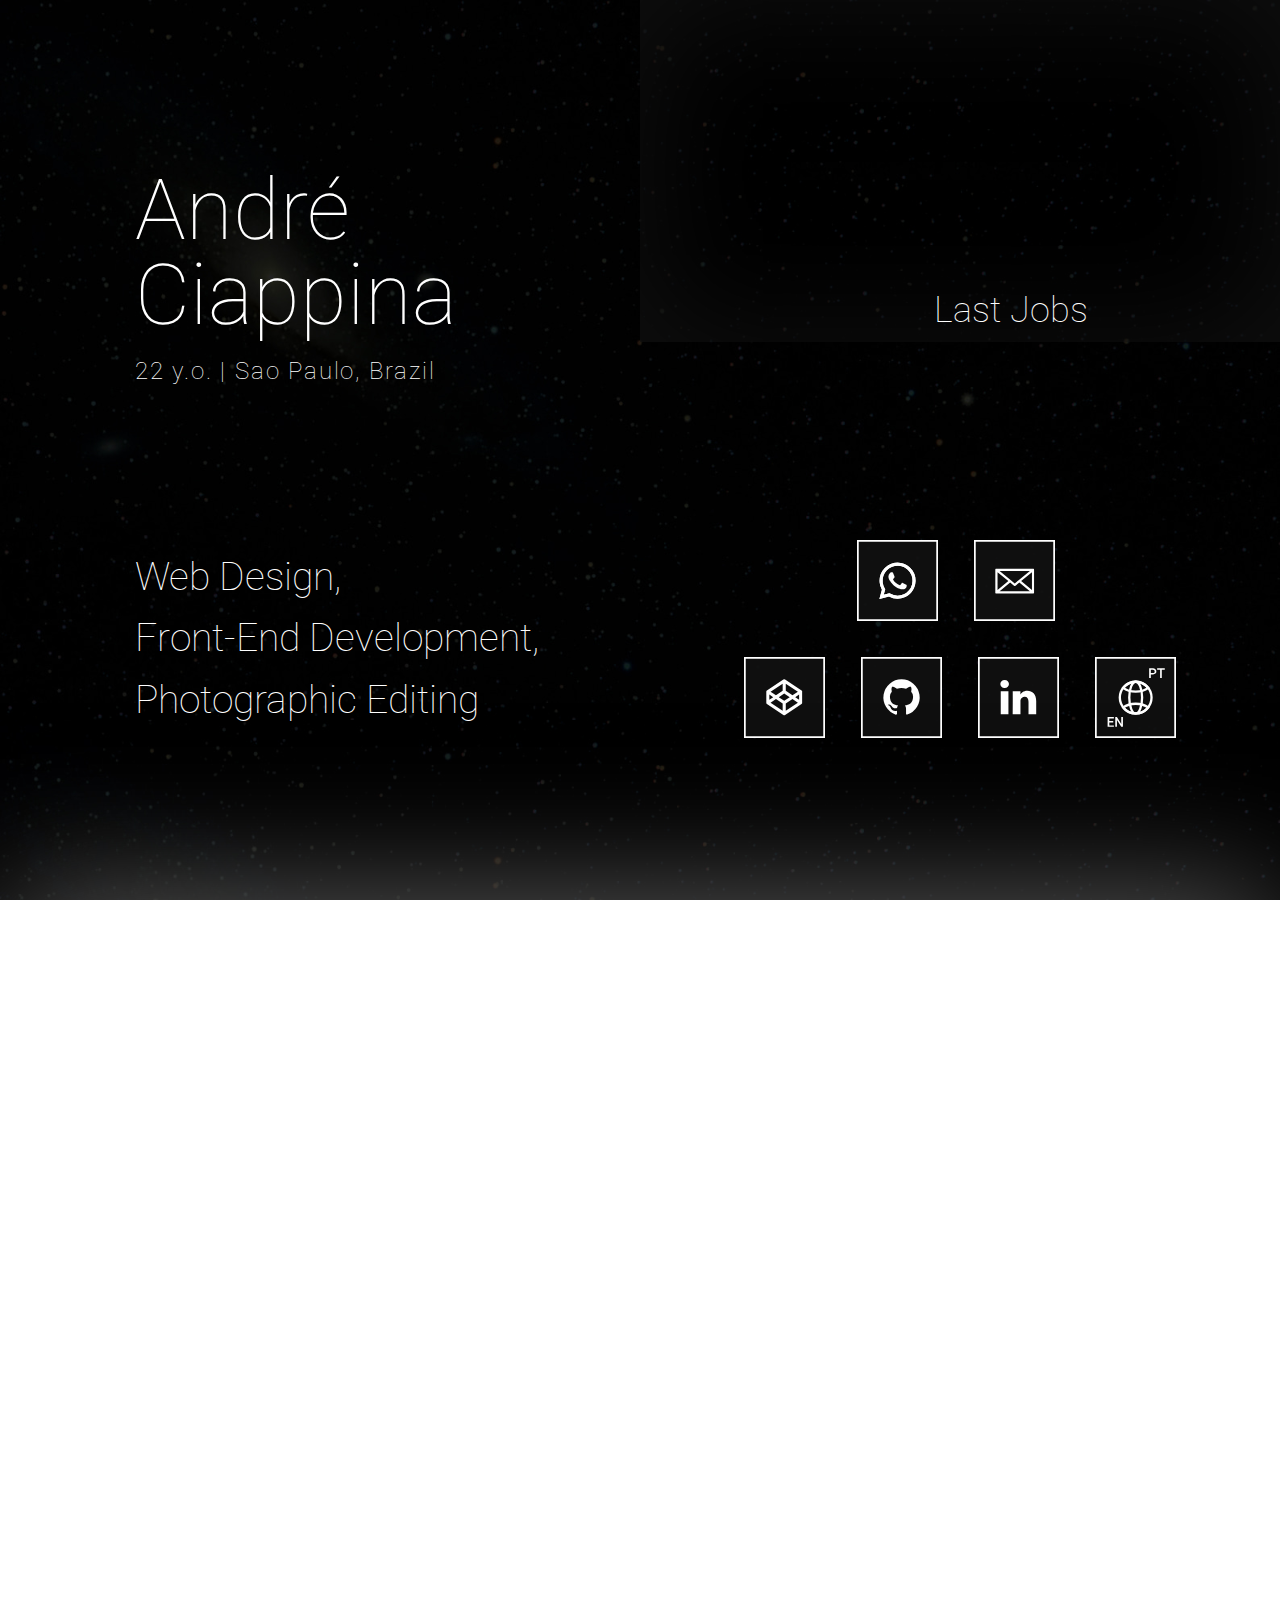
<file: index.html>
<!DOCTYPE html>
<html lang="en">
<head>
    <meta charset="UTF-8">
    <meta name="viewport" content="width=device-width, initial-scale=1.0">
    <meta http-equiv="X-UA-Compatible" content="ie=edge">
    <title>André Ciappina | Portfolio</title>
    <script src="scripts/change-lang/main-page.js" defer></script>
    <script src="scripts/main-page-start.js" defer></script>
    <script src="scripts/main-scroll-events.js" defer></script>
    <script src="scripts/show_email.js" defer></script>
    <link href="https://fonts.googleapis.com/css?family=Roboto:100,300,500" rel="stylesheet">
    <link rel="stylesheet" href="main.css">
</head>
<body>
    
    <div class="desktop_flex">
    <div class="container" id="up_ctnr">
        <div>
            <h1>André Ciappina</h1>

            <h3 class="en_vs">22 y.o. | Sao Paulo, Brazil</h3>
            <h3 class="pt_vs">22 anos | São Paulo, Brasil</h3>

            <h2 class="en_vs">Web Design,<br/>Front-End Development,<br/>Photographic Editing</h2>
            <h2 class="pt_vs">Design de Web,<br/>Desenvolvimento Front-End,<br/>Edição Fotográfica</h2>
        </div>

        <aside id="up_line"></aside>
    </div>

    <div>
        <div class="container" id="mid_ctnr">
        <div>
            <a href="jobs.html" id="last_jobs">
                <span class="en_vs">
                    Last Jobs
                    <aside id="a_line"></aside>
                </span>
                <span class="pt_vs">
                    Últimos Trabalhos
                    <aside id="a_line"></aside>
                </span>
            </a>
        </div>
        </div>

        <div class="container" id="btn_ctnr">
            <div class="contact_links">
                <div class="flex_justify">
                    <a href="https://wa.me/5511951720100" title="Call me on WhatsApp">
                        <img src="assets/contact-bts/whatsapp.svg" alt="">
                    </a>
                    
                    <a href="#email_form" id="row_break" class="email_bt" title="send an e-mail">
                        <img src="assets/contact-bts/email.svg" alt="">
                    </a>
                </div>

                <div class="flex_justify">
                    <a href="https://codepen.io/dehciappina/" target="_blank" title="Codepen">
                        <img src="assets/contact-bts/codepen.svg" alt="">
                    </a>
                    
                    <a href="https://github.com/dehciappina" target="_blank" title="GitHub">
                        <img src="assets/contact-bts/github.svg" alt="">
                    </a>
                    
                    <a href="https://www.linkedin.com/in/andreciappina/" target="_blank" title='LinkedIn'>
                        <img src="assets/contact-bts/linkedin.svg" alt="">
                    </a>

                    <a href="#" id="change_lang" title="mudar para português - Brasil">
                        <img src="assets/contact-bts/idioma.svg" target="_blank" title="mudar para português - Brasil" alt="">
                    </a>
                </div>
            </div>
        </div>
    </div>
    
    </div>
    

    <section id="about_me">

        <h4 class="en_vs">Such as many <b>21st century designers and developers,</b> I discovered my potentials by <b>digging into some softwares.</b><span>From this curiosity, arose my first big professional interest - <b>photographic manipulation,</b> so I got my very first job and mastered <b>Adobe Photoshop.</b></span><span>Since then, I have improved my skills in front-end <b>web development,</b> <b>UI/UX design on Illustrator,</b> video editing, digital marketing on <b>Google Ads</b> and more.</span></h4>

        <h4 class="pt_vs">Assim como muitos <b>designers e desenvolvedores do século 21,</b> me descobri <b>fuçando em softwares.</b><span>Dessa curiosidade, surgiu meu primeiro grande interesse profissional - a <b>manipulação fotográfica,</b> então consegui meu primeiro emprego e dominei o <b>Adobe Photoshop.</b></span><span>Desde então, tenho me aprimorado em <b>desenvolvimento web</b> front-end, <b>design de UI/UX no Illustrator,</b> edição de vídeo, marketing digital no <b>Google Ads</b> e mais.</span></h4>
    </section>

    <aside id="start_anim">
        <div id="start_bg"></div>
        
        <?xml version="1.0" encoding="UTF-8"?>
        <svg enable-background="new 0 0 453.1 453.1" version="1.1" viewBox="0 0 453.1 453.1" xml:space="preserve" xmlns="http://www.w3.org/2000/svg">
        <style type="text/css">
            .st0{fill:#F0F0F0;}
            .st1{fill:#FFFFFF;}
        </style>
        <polygon class="st0" points="57.1 0 0 57.1 0 396 57.1 453.1 396 453.1 453.1 396 453.1 57.1 396 0"/>
        <polygon points="121.7 86.5 86.4 121.8 86.4 331.3 121.7 366.6 331.2 366.6 366.5 331.3 366.5 121.8 331.2 86.5"/>
            <path class="st1" id="a_svg" d="m252.4 247.9h-52l-11.8 31.7h-4.3l39.7-106.1h4.8l39.7 106.1h-4.3l-11.8-31.7zm-50.5-4h49l-24.5-65.7-24.5 65.7z"/>
        </svg>

    </aside>

    <aside id="out_area"></aside>

    <section id="form_container">

        <span class="pt_vs">Entre em contato</span>
        <span class="en_vs">Get in touch</span>

        <form action="https://formspree.io/ciappina_andre@hotmail.com" method="POST">
            <label class="pt_vs">Nome</label>
            <label class="en_vs">Name</label>
            <input type="text" name="name">

            <label>E-mail</label>
            <input type="email" name="_replyto">

            <label class="pt_vs">Mensagem</label>
            <label class="en_vs">Message</label>
            <textarea name="message"></textarea>
            
            <input class="pt_vs" id="enviar" type="enviar" value="Send">
            <input class="en_vs" id="enviar" type="submit" value="Send">
        </form>
    </section>

</body>
</html>
</file>
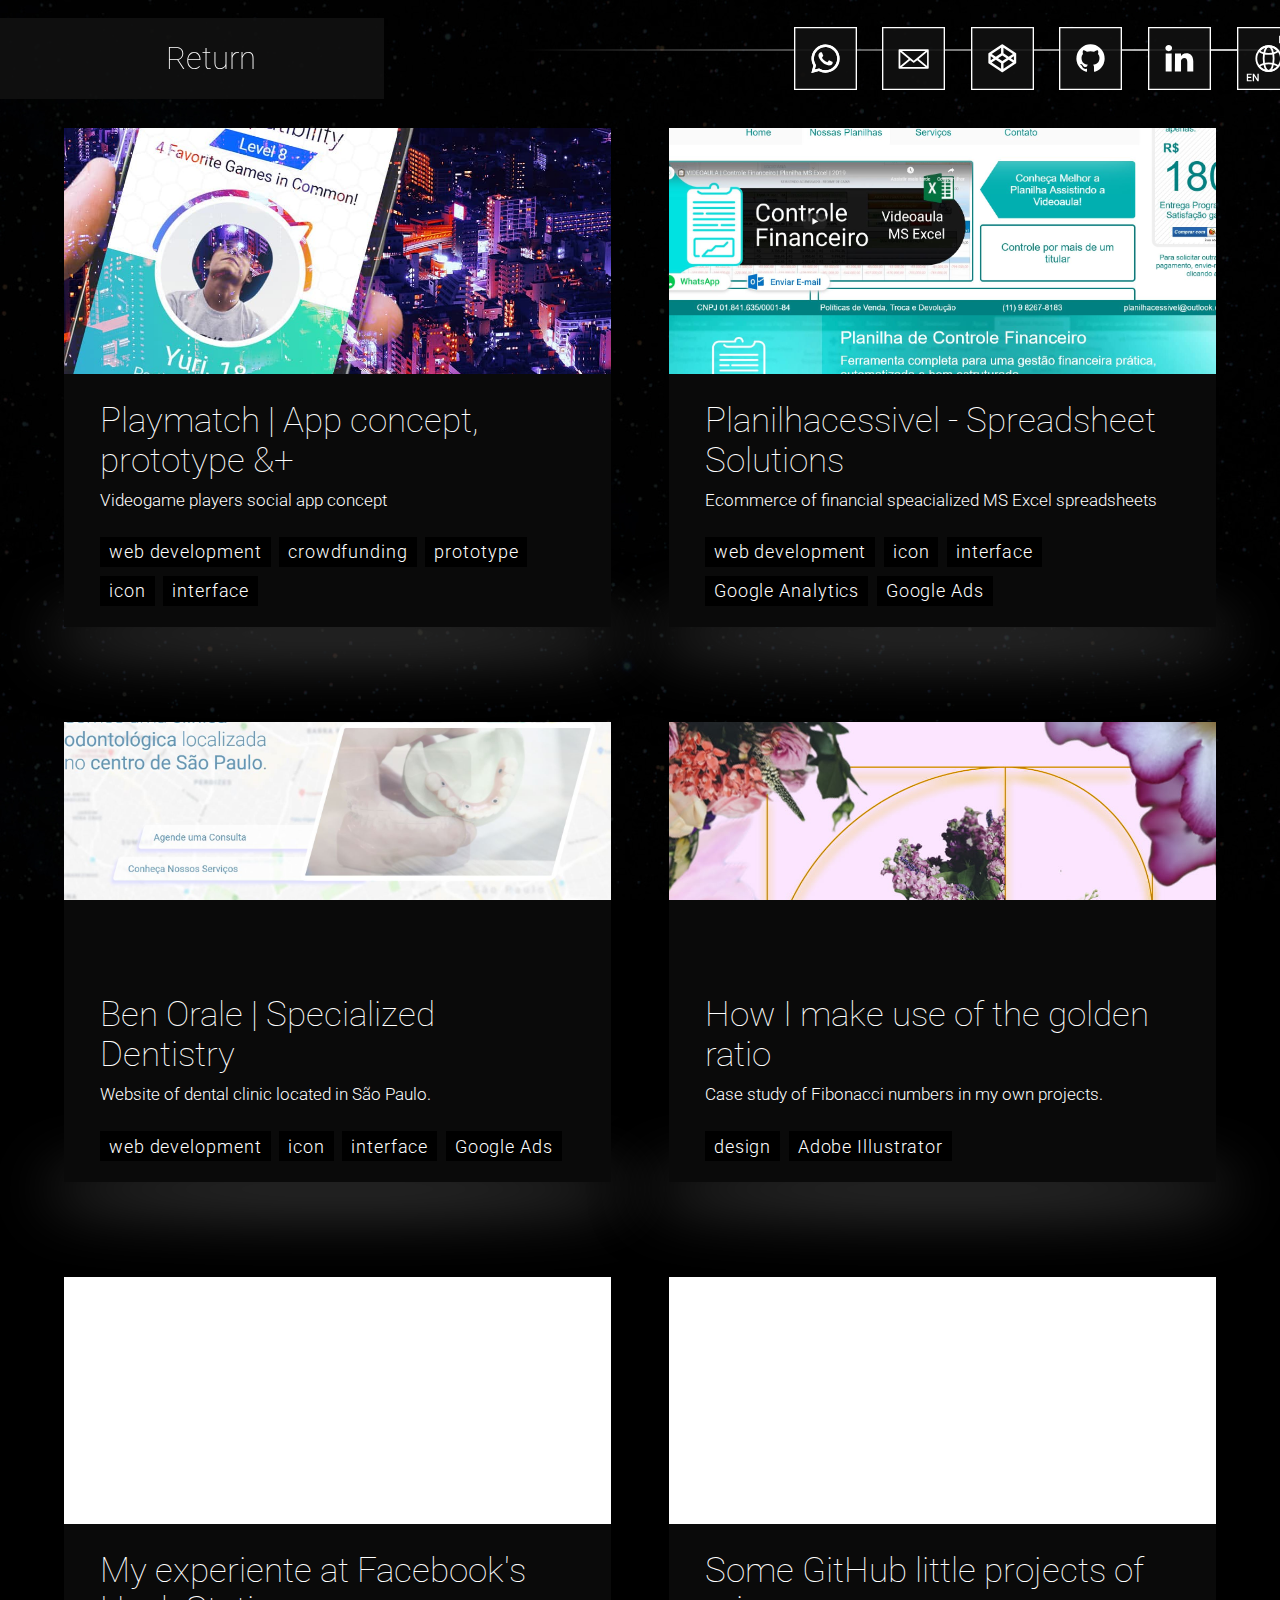
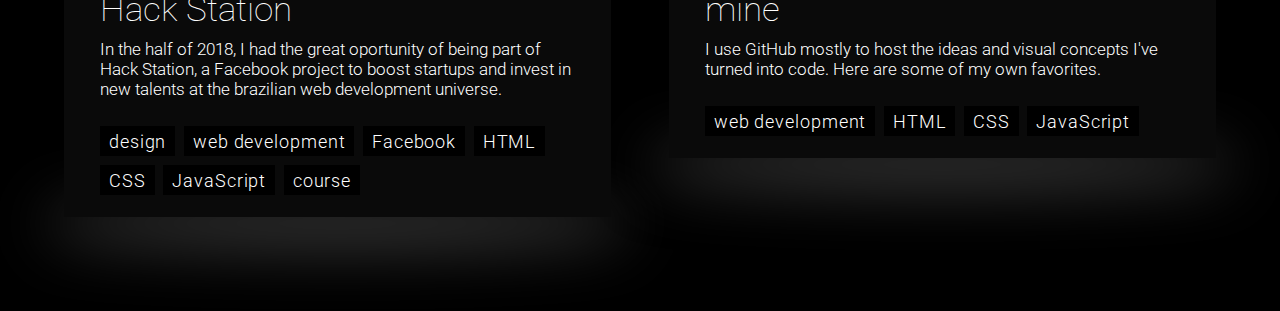
<file: jobs.html>
<!DOCTYPE html>
<html lang="en">
<head>
    <meta charset="UTF-8">
    <meta name="viewport" content="width=device-width, initial-scale=1.0">
    <meta http-equiv="X-UA-Compatible" content="ie=edge">
    <title>André Ciappina | Portfolio</title>
    <link href="https://fonts.googleapis.com/css?family=Roboto:100,300,500" rel="stylesheet">
    <script src="scripts/change-lang/main-page.js" defer></script>
    <script src="scripts/show_email.js" defer></script>
    <link rel="stylesheet" href="main.css">
    <link rel="stylesheet" href="posts/jobs.css">
</head>
<body>

    <div class="job_flex_container">
        <a href="posts/playmatch.html">
            <aside class="job_img" id="playmatch_img"></aside>

            <h2 class="pt_vs">Playmatch App | Conceito, protótipo &+</h2>
            <h2 class="en_vs">Playmatch | App concept, prototype &+</h2>

            <h3 class="pt_vs">Conceito de aplicativo social para jogadores eletrônicos</h3>
            <h3 class="en_vs">Videogame players social app concept</h3>

            <div class="pt_vs keywords">
                <span>desenvolvimento web</span>
                <span>crowdfunding</span>
                <span>protótipo</span>
                <span>ícone</span>
                <span>interface</span>
            </div>

            <div class="en_vs keywords">
                <span>web development</span>
                <span>crowdfunding</span>
                <span>prototype</span>
                <span>icon</span>
                <span>interface</span>
            </div>

            <div class="selected_line"></div>
        </a>
        
        <a href="posts/planilhacessivel.html">
            <aside class="job_img" id="planilhacessivel_img"></aside>

            <h2 class="pt_vs">Planilhacessível - Soluções em Planilhas</h2>
            <h2 class="en_vs">Planilhacessivel - Spreadsheet Solutions</h2>

            <h3 class="pt_vs">Site desenvolvido para a venda de planilhas financeiras especializadas do MS Excel</h3>
            <h3 class="en_vs">Ecommerce of financial speacialized MS Excel spreadsheets</h3>

            <div class="pt_vs keywords">
                <span>desenvolvimento web</span>
                <span>ícone</span>
                <span>interface</span>
                <span>Google Analytics</span>
                <span>Google Ads</span>
            </div>

            <div class="en_vs keywords">
                <span>web development</span>
                <span>icon</span>
                <span>interface</span>
                <span>Google Analytics</span>
                <span>Google Ads</span>
            </div>
            
            <div class="selected_line"></div>
        </a>

        <a href="jobs/playmatch.html">
            <aside class="job_img" id="benorale_img"></aside>

            <h2 class="pt_vs">Ben Orale | Odontologia Especializada</h2>
            <h2 class="en_vs">Ben Orale | Specialized Dentistry</h2>


            <h3 class="pt_vs">Site de clínica odontológica localizada no centro de São Paulo.</h3>
            <h3 class="en_vs">Website of dental clinic located in São Paulo.</h3>

            <div class="pt_vs keywords">
                <span>desenvolvimento web</span>
                <span>ícone</span>
                <span>interface</span>
                <span>Google Ads</span>
            </div>

            <div class="en_vs keywords">
                <span>web development</span>
                <span>icon</span>
                <span>interface</span>
                <span>Google Ads</span>
            </div>
            
            <div class="selected_line"></div>
        </a>
        
        <a href="posts/how-i-use-golden-ratio.html">
            <aside class="job_img" id="fibonacci_img"></aside>

            <h2 class="pt_vs">Como eu uso a proporção aurea</h2>
            <h2 class="en_vs">How I make use of the golden ratio</h2>

            <h3 class="pt_vs">Estudos de caso sobre os números de Fibonacci em meus trabalhos.</h3>
            <h3 class="en_vs">Case study of Fibonacci numbers in my own projects.</h3>

            <div class="pt_vs keywords">
                <span>design</span>
                <span>Adobe Illustrator</span>
            </div>

            <div class="en_vs keywords">
                <span>design</span>
                <span>Adobe Illustrator</span>
            </div>
            
            <div class="selected_line"></div>
        </a>
        
        <a href="posts/estacao-hack.html">
            <aside class="job_img" id="estacao_hack_img"></aside>

            <h2 class="pt_vs">Minha experiência na Estação Hack</h2>
            <h2 class="en_vs">My experiente at Facebook's Hack Station</h2>

            <h3 class="pt_vs">Na metade de 2018 eu tive a grande oportunidade de participar da Estação Hack, um projeto do Facebook feito para impulsionar startups e investir em novos talentos no universo brasileiro do desenvolvimento web.</h3>
            <h3 class="en_vs">In the half of 2018, I had the great oportunity of being part of Hack Station, a Facebook project to boost startups and invest in new talents at the brazilian web development universe.</h3>

            <div class="pt_vs keywords">
                <span>design</span>
                <span>desenvolvimento web</span>
                <span>Facebook</span>
                <span>HTML</span>
                <span>CSS</span>
                <span>JavaScript</span>
                <span>curso</span>
            </div>

            <div class="en_vs keywords">
                <span>design</span>
                <span>web development</span>
                <span>Facebook</span>
                <span>HTML</span>
                <span>CSS</span>
                <span>JavaScript</span>
                <span>course</span>
            </div>
            
            <div class="selected_line"></div>
        </a>

        
        <a href="posts/my-projects-on-github.html">
            <aside class="job_img" id="github_img"></aside>

            <h2 class="pt_vs">Alguns projetos meus do GitHub</h2>
            <h2 class="en_vs">Some GitHub little projects of mine</h2>

            <h3 class="pt_vs">Eu uso GitHub principalmente para hospedar as ideias e conceitos visuais que eu transformei em código. Aqui estão alguns dos meus favoritos.</h3>
            <h3 class="en_vs">I use GitHub mostly to host the ideas and visual concepts I've turned into code. Here are some of my own favorites.</h3>

            <div class="pt_vs keywords">
                <span>desenvolvimento web</span>
                <span>HTML</span>
                <span>CSS</span>
                <span>JavaScript</span>
            </div>

            <div class="en_vs keywords">
                <span>web development</span>
                <span>HTML</span>
                <span>CSS</span>
                <span>JavaScript</span>
            </div>
            
            <div class="selected_line"></div>
        </a>
        
    </div>

    <a href="index.html" class="back_to_mainpg">
        <span class="pt_vs">Voltar</span>
        <span class="en_vs">Return</span>
        <img src="assets/mobile_return.svg" alt="">
    </a>

    <div class="contact_links">
        <div class="flex_justify">
            <a href="https://wa.me/5511951720100" title="Call me on WhatsApp">
                <img src="assets/contact-bts/whatsapp.svg" alt="">
            </a>
            
            <a href="#email_form" id="row_break" class="email_bt" title="send an e-mail">
                <img src="assets/contact-bts/email.svg" alt="">
            </a>
        </div>

        <div class="flex_justify">
            <a href="https://codepen.io/dehciappina/" target="_blank" title="Codepen">
                <img src="assets/contact-bts/codepen.svg" alt="">
            </a>
            
            <a href="https://github.com/dehciappina" target="_blank" title="GitHub">
                <img src="assets/contact-bts/github.svg" alt="">
            </a>
            
            <a href="https://www.linkedin.com/in/andreciappina/" target="_blank" title='LinkedIn'>
                <img src="assets/contact-bts/linkedin.svg" alt="">
            </a>

            <a href="#" id="change_lang" title="mudar para português - Brasil">
                <img src="assets/contact-bts/idioma.svg" target="_blank" title="mudar para português - Brasil" alt="">
            </a>
        </div>
    </div>



    <aside id="out_area"></aside>


    <section id="form_container">

        <span class="pt_vs">Entre em contato</span>
        <span class="en_vs">Get in touch</span>

        <form action="https://formspree.io/ciappina_andre@hotmail.com" method="POST">
            <label class="pt_vs">Nome</label>
            <label class="en_vs">Name</label>
            <input type="text" name="name">

            <label>E-mail</label>
            <input type="email" name="_replyto">

            <label class="pt_vs">Mensagem</label>
            <label class="en_vs">Message</label>
            <textarea name="message"></textarea>
            
            <input class="pt_vs" id="enviar" type="enviar" value="Send">
            <input class="en_vs" id="enviar" type="submit" value="Send">
        </form>
    </section>
</body>
</html>
</file>
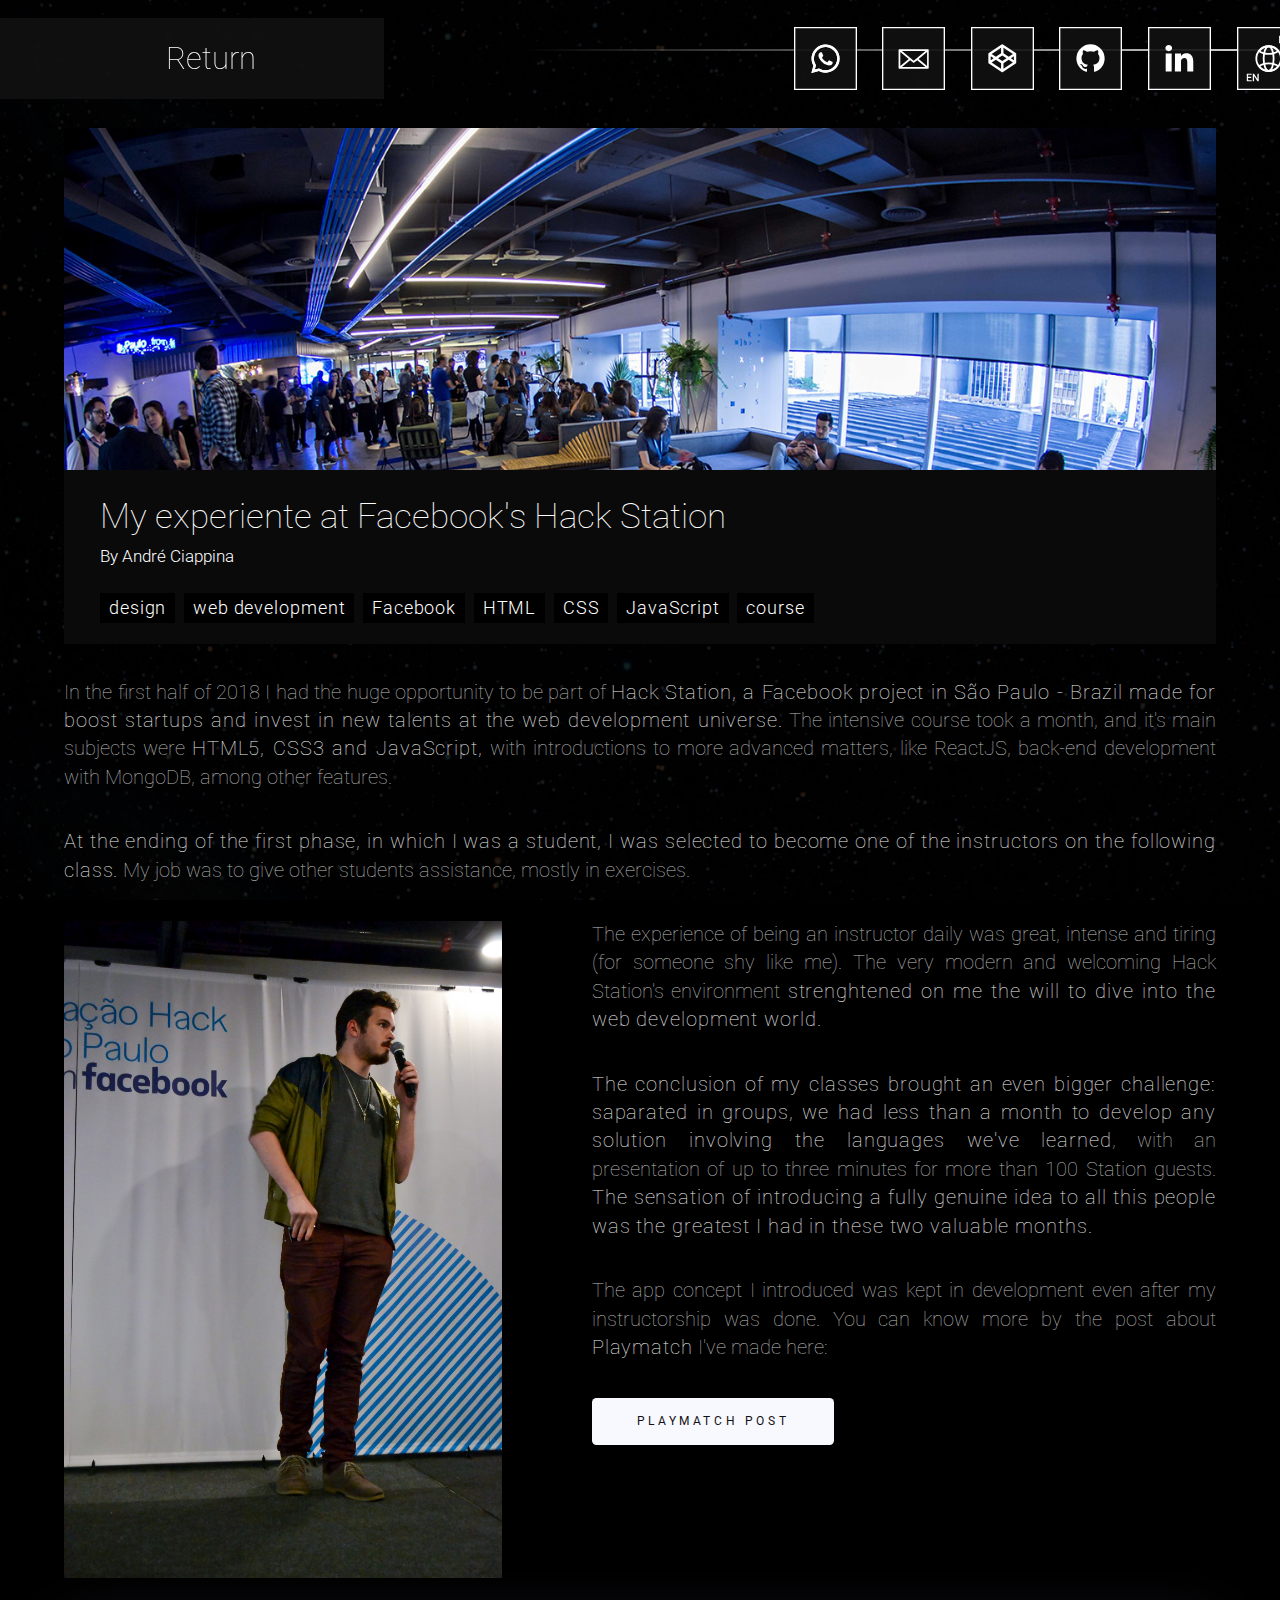
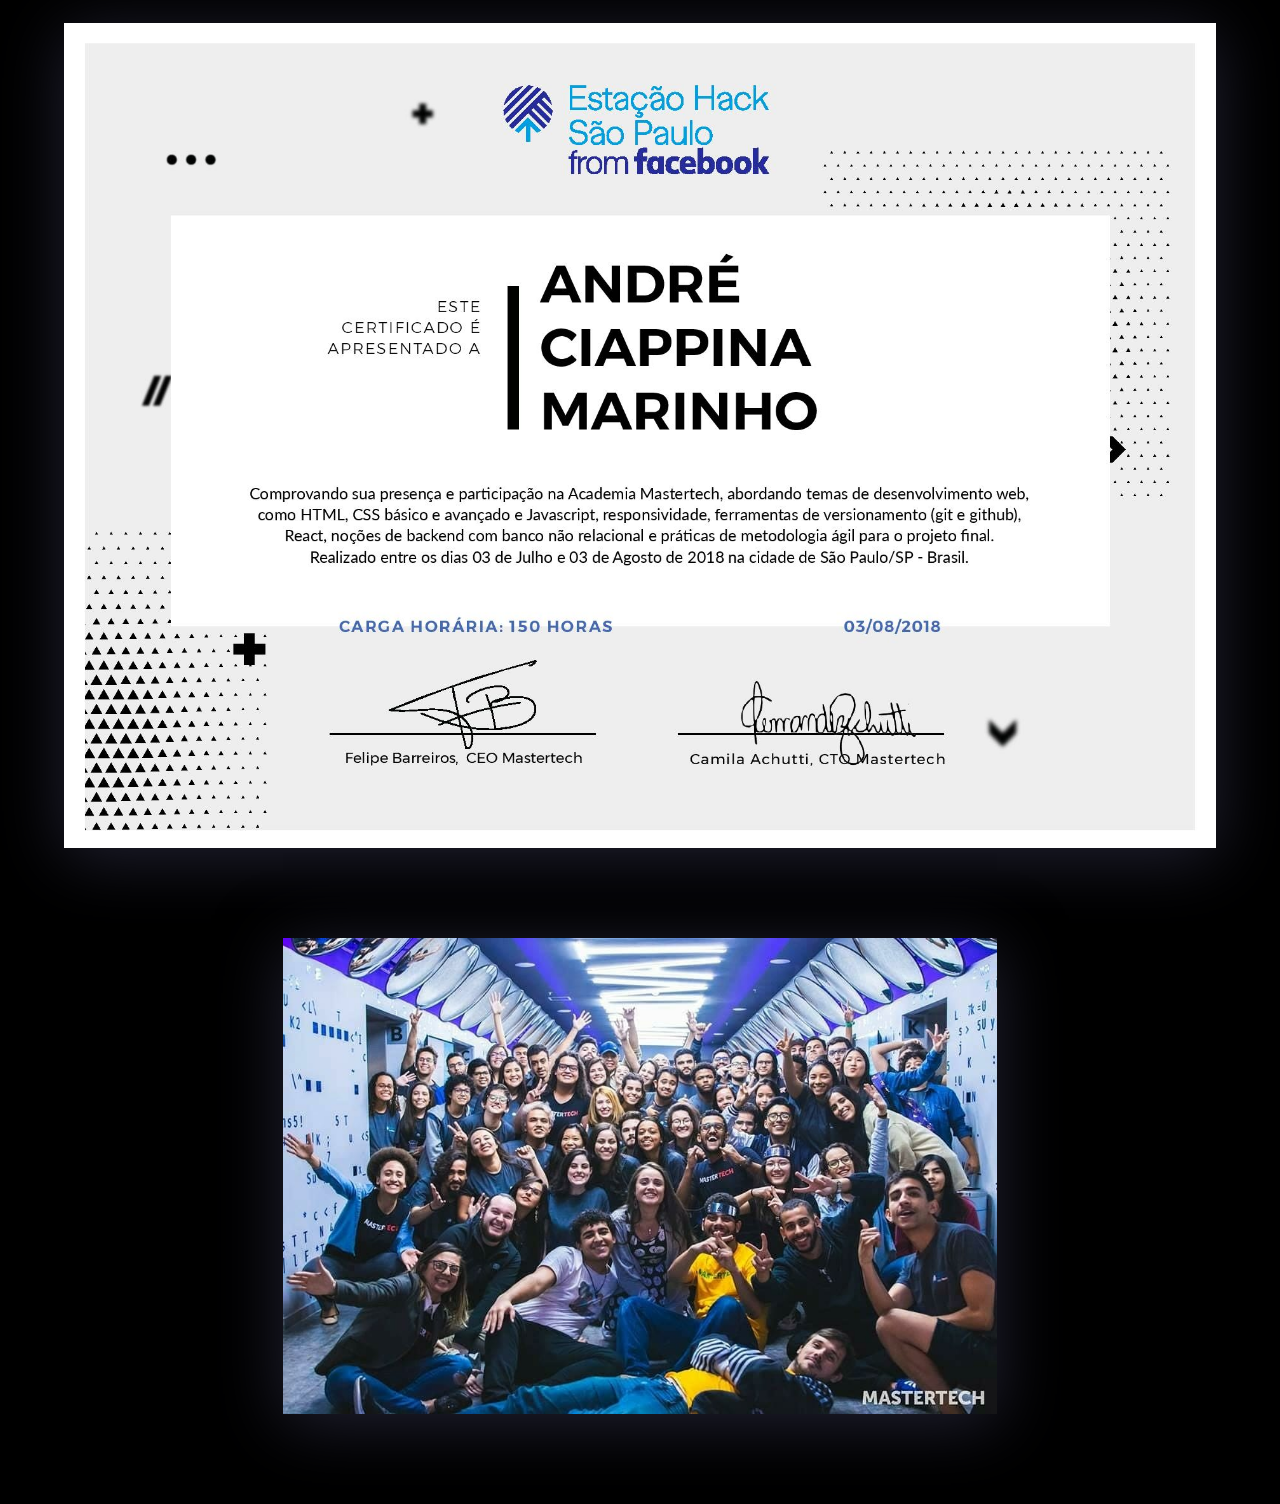
<file: posts/estacao-hack.html>
<!DOCTYPE html>
<html lang="en">
<head>
    <meta charset="UTF-8">
    <meta name="viewport" content="width=device-width, initial-scale=1.0">
    <meta http-equiv="X-UA-Compatible" content="ie=edge">
    <title>André Ciappina | Portfolio</title>
    <link href="https://fonts.googleapis.com/css?family=Roboto:100,300,500" rel="stylesheet">
    <script src="../scripts/change-lang/main-page.js" defer></script>
    <script src="../scripts/show_email.js" defer></script>
    <link rel="stylesheet" href="../main.css">
    <link rel="stylesheet" href="jobs.css">
</head>
<body>
    <a href="../jobs.html" class="back_to_mainpg">
        <span class="pt_vs">Voltar</span>
        <span class="en_vs">Return</span>
        <img src="../assets/mobile_return.svg" alt="">
    </a>

    <div class="contact_links">
        <div class="flex_justify">
            <a href="https://wa.me/5511951720100" title="Call me on WhatsApp">
                <img src="../assets/contact-bts/whatsapp.svg" alt="">
            </a>
            
            <a href="#email_form" id="row_break" class="email_bt" title="send an e-mail">
                <img src="../assets/contact-bts/email.svg" alt="">
            </a>
        </div>

        <div class="flex_justify">
            <a href="https://codepen.io/dehciappina/" target="_blank" title="Codepen">
                <img src="../assets/contact-bts/codepen.svg" alt="">
            </a>
            
            <a href="https://github.com/dehciappina" target="_blank" title="GitHub">
                <img src="../assets/contact-bts/github.svg" alt="">
            </a>
            
            <a href="https://www.linkedin.com/in/andreciappina/" target="_blank" title='LinkedIn'>
                <img src="../assets/contact-bts/linkedin.svg" alt="">
            </a>

            <a href="#" id="change_lang" title="mudar para português - Brasil">
                <img src="../assets/contact-bts/idioma.svg" target="_blank" title="mudar para português - Brasil" alt="">
            </a>
        </div>
    </div>


    <div class="job_flex_container job_cover">
        <article href="jobs/playmatch.html">
            <aside class="job_img" id="estacao_hack_cover_img"></aside>

            <h2 class="pt_vs">Minha experiência na Estação Hack</h2>
            <h2 class="en_vs">My experiente at Facebook's Hack Station</h2>

            <h3 class="pt_vs author">Por André Ciappina</h3>
            <h3 class="en_vs author">By André Ciappina</h3>

            <div class="pt_vs keywords">
                <span>design</span>
                <span>desenvolvimento web</span>
                <span>Facebook</span>
                <span>HTML</span>
                <span>CSS</span>
                <span>JavaScript</span>
                <span>curso</span>
            </div>

            <div class="en_vs keywords">
                <span>design</span>
                <span>web development</span>
                <span>Facebook</span>
                <span>HTML</span>
                <span>CSS</span>
                <span>JavaScript</span>
                <span>course</span>
            </div>
            
            <div class="selected_line"></div>
        </article>
    </div>

    <div class="post_content pt_vs">
        <p>Na metade de 2018 eu tive a grande oportunidade de participar da <b>Estação Hack, um projeto do Facebook feito para impulsionar startups e investir em novos talentos no universo brasileiro do desenvolvimento web.</b> O curso intensivo teve um mês de duração e seu conteúdo principal foi <b>HTML5, CSS3 e JavaScript,</b> com introdução a outros conteúdos mais avançados como <b>React</b>, desenvolvimento Back-end com MongoDB entre outros recursos.</p>

        <p><b>No final da primeira fase, em que era aluno, fui selecionado para me tornar o instrutor da turma seguinte.</b> Meu trabalho era dar assistência aos alunos durante a aula, especialmente nos exercícios.</p>

        <div class="img_p_flex">

            <img class="post_img side_img" src="../assets/jobs/estacao-hack/eh4.jpeg" alt="">

            <div>
                <p>A experiência de ser um instrutor diariamente foi ótima, intensa e cansativa (pra alguém tímido como eu). O ambiente moderno e convidativo da Estação Hack fortaleceu em mim a vontade de mergulhar no mundo do desenvolvimento web.</p>

                <p>A conclusão do curso trouxe um desafio maior ainda: divididos em grupos, <b>tivemos menos de um mês para desenvolver uma solução qualquer envolvendo as linguagens que aprendemos</b>, com apresentação de até três minutos para mais de cem convidados da Estação Hack. <b>A sensação de apresentar uma ideia genuína para toda essa gente foi a maior deste dois meses valiosos.</b></p>

                <p>O conceito de app que eu apresentei continuou em desenvolvimento mesmo depois de terminado meu trabalho como Ninja. Você pode saber mais pelo post sobre o <b>Playmatch</b> que fiz aqui:</p>

                <a href="playmatch.html">Sobre o Playmatch</a>
            </div>
        </div>
        
        <img class="post_img great_img img_shadow" src="../assets/jobs/estacao-hack/certificado_eh.jpg" alt="">

        <img class="post_img med_img img_shadow" src="../assets/jobs/estacao-hack/eh3.jpeg" alt="">
    </div>

    <div class="post_content en_vs">
        <p>In the first half of 2018 I had the huge opportunity to be part of <b>Hack Station, a Facebook project in São Paulo - Brazil made for boost startups and invest in new talents at the web development universe.</b> The intensive course took a month, and it's main subjects were <b>HTML5, CSS3 and JavaScript,</b> with introductions to more advanced matters, like ReactJS, back-end development with MongoDB, among other features.</p>

        <p><b>At the ending of the first phase, in which I was a student, I was selected to become one of the instructors on the following class.</b> My job was to give other students assistance, mostly in exercises.</p>

        <div class="img_p_flex">

            <img class="post_img side_img" src="../assets/jobs/estacao-hack/eh4.jpeg" alt="">

            <div>
                <p>The experience of being an instructor daily was great, intense and tiring (for someone shy like me). The very modern and welcoming Hack Station's environment <b>strenghtened on me the will to dive into the web development world.</b></p>

                <p><b>The conclusion of my classes brought an even bigger challenge: saparated in groups, we had less than a month to develop any solution involving the languages we've learned</b>, with an presentation of up to three minutes for more than 100 Station guests. <b>The sensation of introducing a fully genuine idea to all this people was the greatest I had in these two valuable months.</b></p>

                <p>The app concept I introduced was kept in development even after my instructorship was done. You can know more by the post about <b>Playmatch</b> I've made here:</p>

                <a href="playmatch.html">Playmatch post</a>
            </div>
        </div>
        
        <img class="post_img great_img img_shadow" src="../assets/jobs/estacao-hack/certificado_eh.jpg" alt="">

        <img class="post_img med_img img_shadow" src="../assets/jobs/estacao-hack/eh3.jpeg" alt="">

    </div>

    <aside id="out_area"></aside>

    <section id="form_container">

        <span class="pt_vs">Entre em contato</span>
        <span class="en_vs">Get in touch</span>

        <form action="https://formspree.io/ciappina_andre@hotmail.com" method="POST">
            <label class="pt_vs">Nome</label>
            <label class="en_vs">Name</label>
            <input type="text" name="name">

            <label>E-mail</label>
            <input type="email" name="_replyto">

            <label class="pt_vs">Mensagem</label>
            <label class="en_vs">Message</label>
            <textarea name="message"></textarea>
            
            <input class="pt_vs" id="enviar" type="enviar" value="Send">
            <input class="en_vs" id="enviar" type="submit" value="Send">
        </form>
    </section>
</body>
</html>
</file>
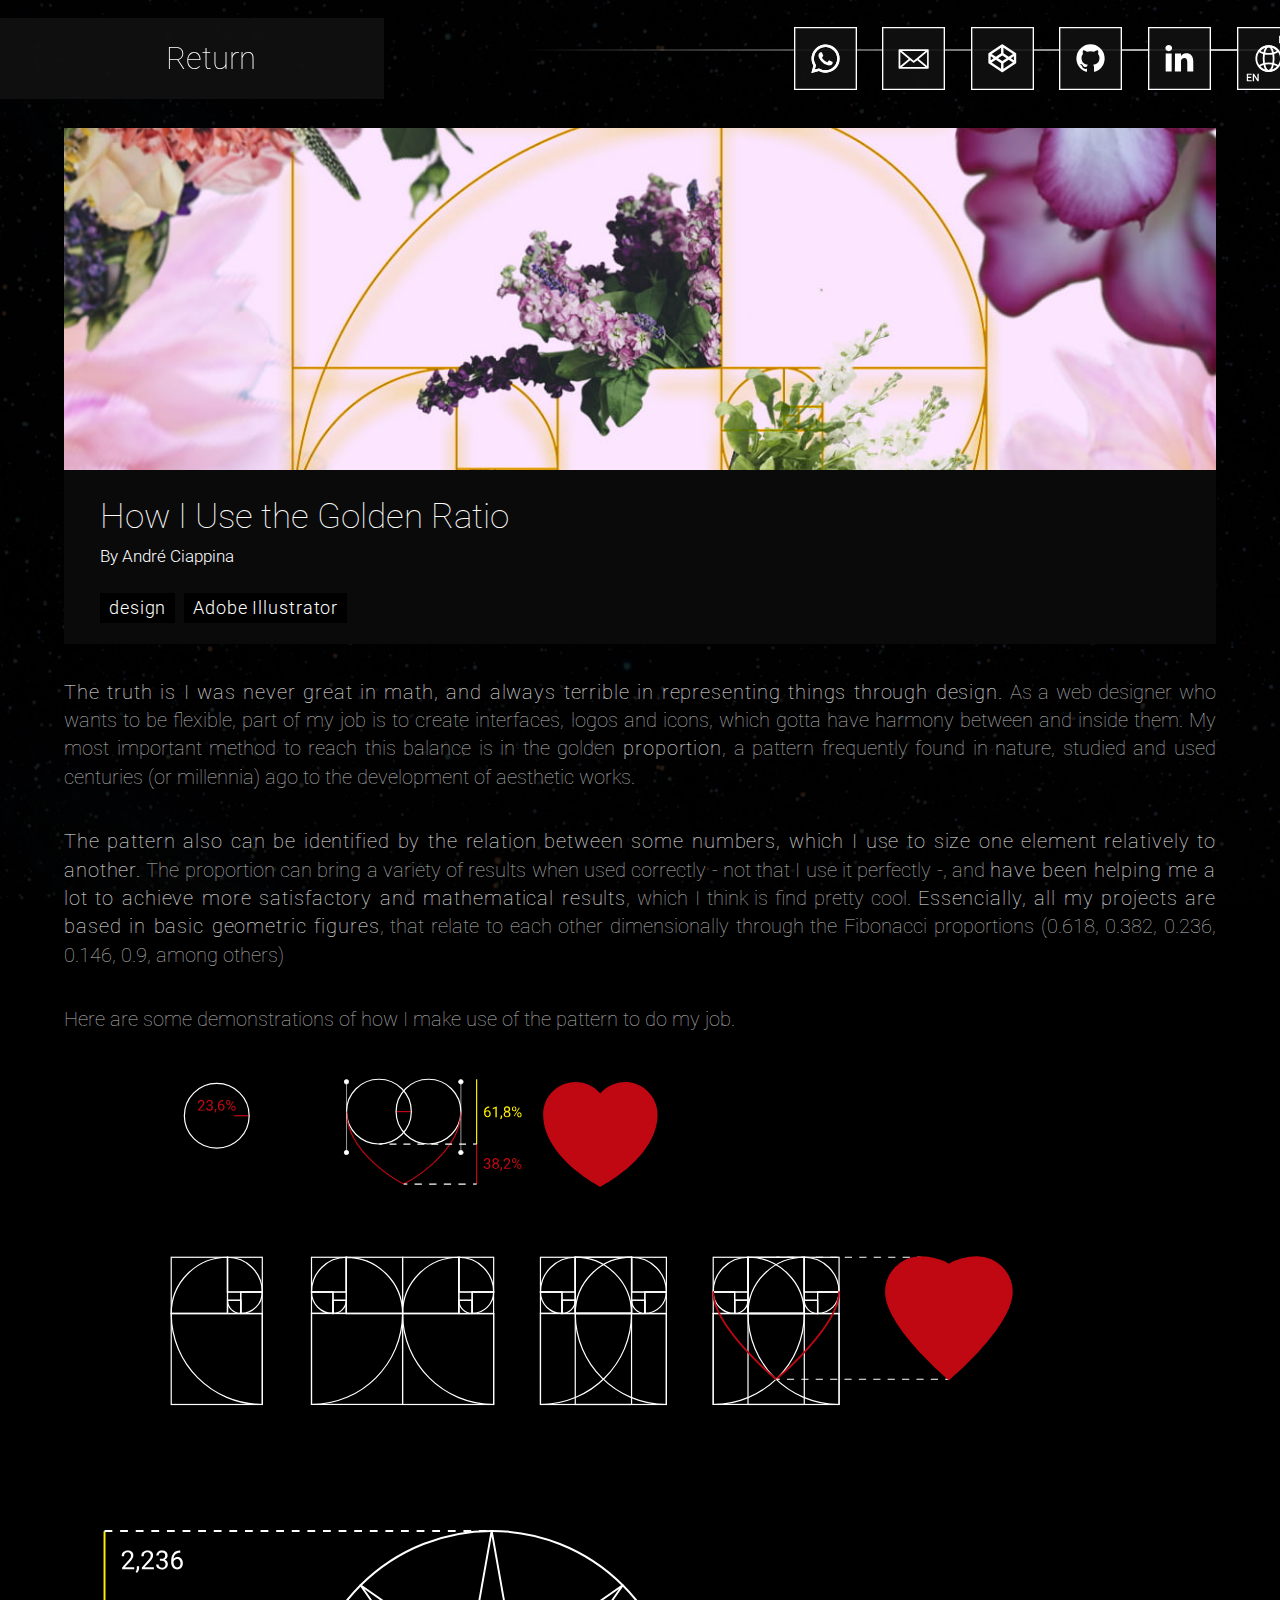
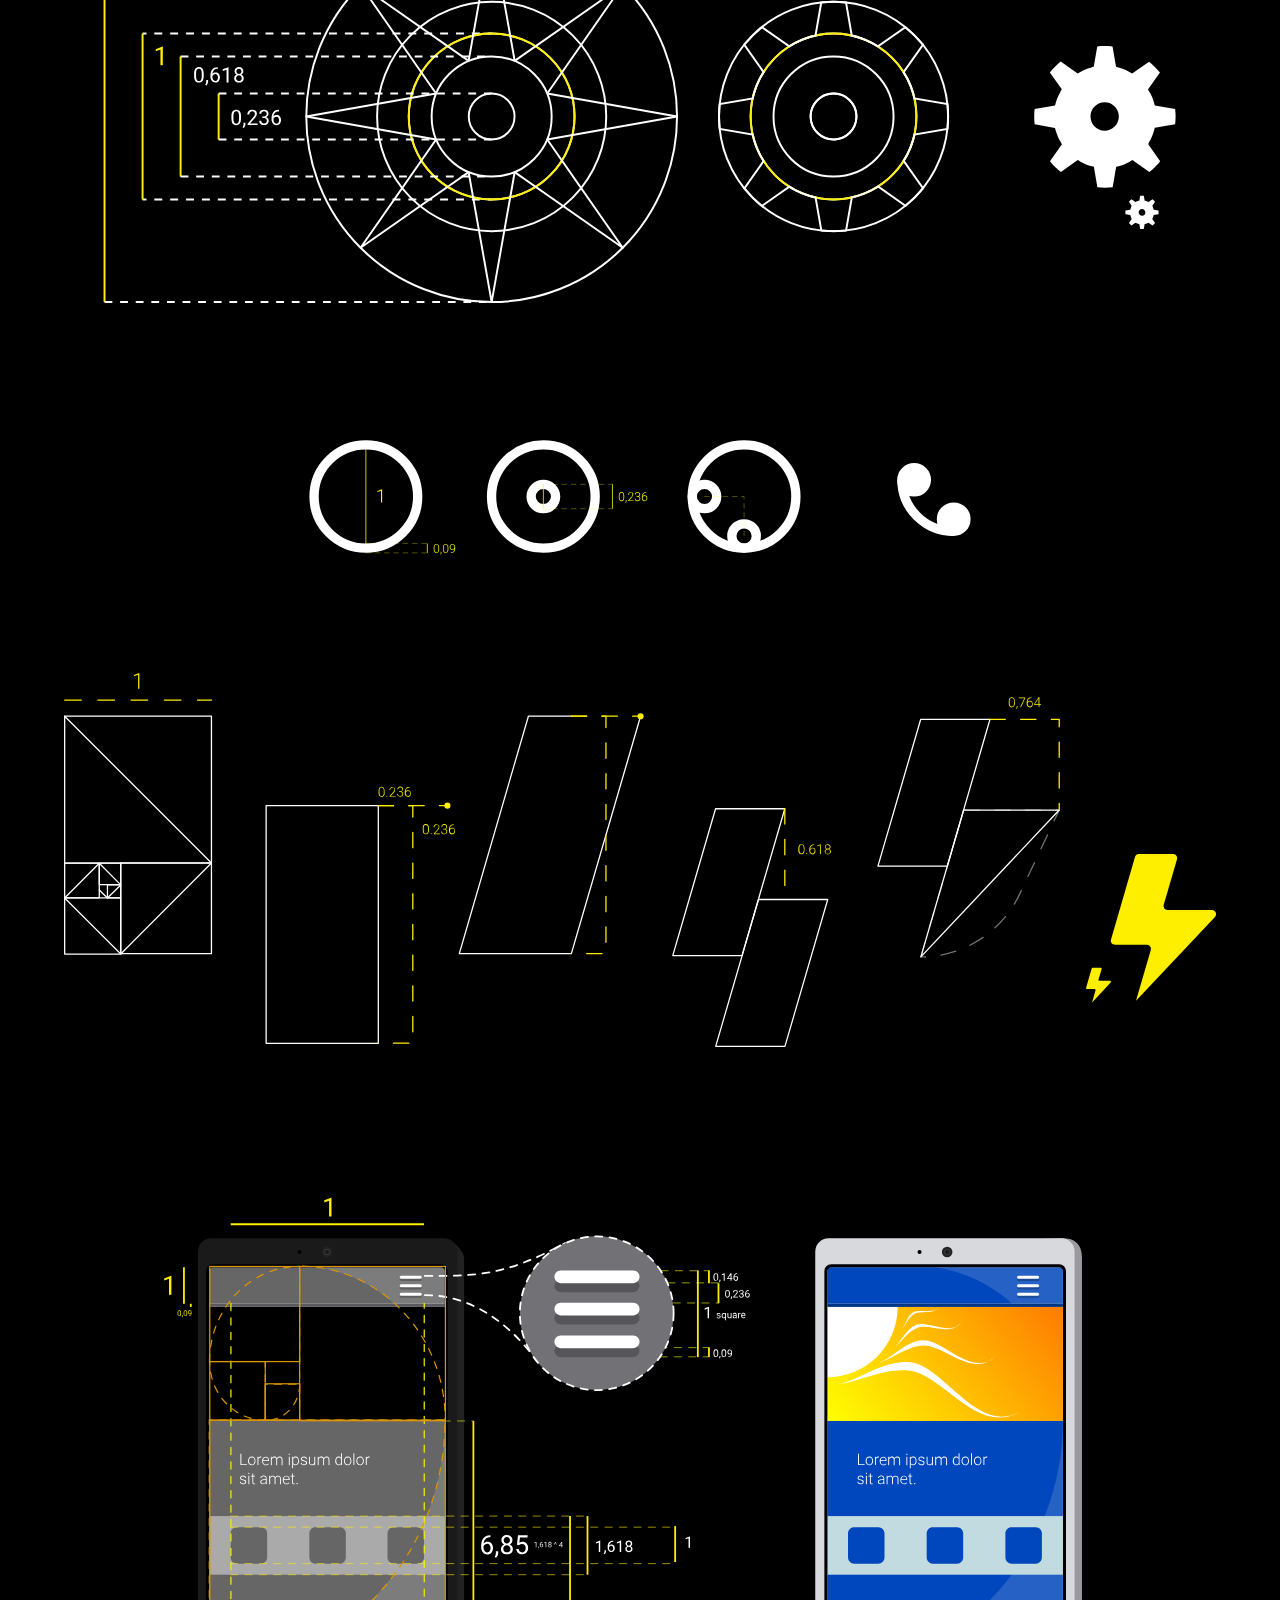
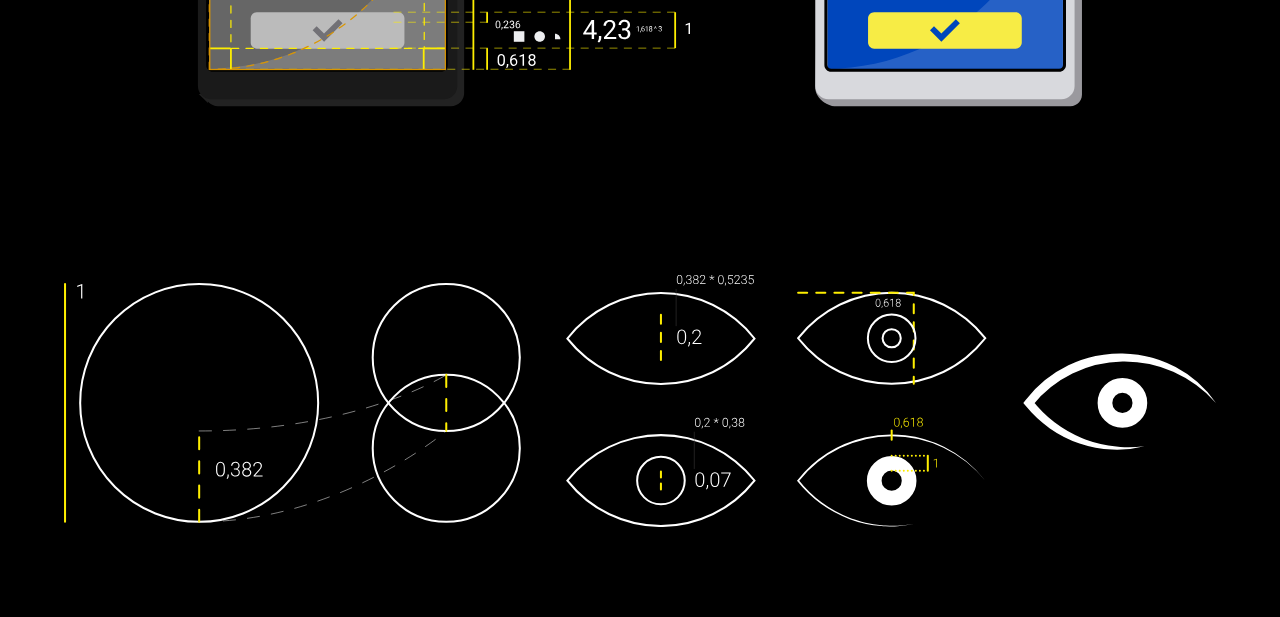
<file: posts/how-i-use-golden-ratio.html>
<!DOCTYPE html>
<html lang="en">
<head>
    <meta charset="UTF-8">
    <meta name="viewport" content="width=device-width, initial-scale=1.0">
    <meta http-equiv="X-UA-Compatible" content="ie=edge">
    <title>André Ciappina | Portfolio</title>
    <link href="https://fonts.googleapis.com/css?family=Roboto:100,300,500" rel="stylesheet">
    <script src="../scripts/change-lang/main-page.js" defer></script>
    <script src="../scripts/show_email.js" defer></script>
    <link rel="stylesheet" href="../main.css">
    <link rel="stylesheet" href="jobs.css">
</head>
<body>
    <a href="../jobs.html" class="back_to_mainpg">
        <span class="pt_vs">Voltar</span>
        <span class="en_vs">Return</span>
        <img src="../assets/mobile_return.svg" alt="">
    </a>

    <div class="contact_links">
        <div class="flex_justify">
            <a href="https://wa.me/5511951720100" title="Call me on WhatsApp">
                <img src="../assets/contact-bts/whatsapp.svg" alt="">
            </a>
            
            <a href="#email_form" id="row_break" class="email_bt" title="send an e-mail">
                <img src="../assets/contact-bts/email.svg" alt="">
            </a>
        </div>

        <div class="flex_justify">
            <a href="https://codepen.io/dehciappina/" target="_blank" title="Codepen">
                <img src="../assets/contact-bts/codepen.svg" alt="">
            </a>
            
            <a href="https://github.com/dehciappina" target="_blank" title="GitHub">
                <img src="../assets/contact-bts/github.svg" alt="">
            </a>
            
            <a href="https://www.linkedin.com/in/andreciappina/" target="_blank" title='LinkedIn'>
                <img src="../assets/contact-bts/linkedin.svg" alt="">
            </a>

            <a href="#" id="change_lang" title="mudar para português - Brasil">
                <img src="../assets/contact-bts/idioma.svg" target="_blank" title="mudar para português - Brasil" alt="">
            </a>
        </div>
    </div>


    <div class="job_flex_container job_cover">
        <article href="jobs/playmatch.html">
            <aside class="job_img" id="fibonacci_img"></aside>

            <h2 class="pt_vs">Como eu Utilizo a Proporção Áurea</h2>
            <h2 class="en_vs">How I Use the Golden Ratio</h2>

            <h3 class="pt_vs author">Por André Ciappina</h3>
            <h3 class="en_vs author">By André Ciappina</h3>

            <div class="pt_vs keywords">
                <span>design</span>
                <span>Adobe Illustrator</span>
            </div>

            <div class="en_vs keywords">
                <span>design</span>
                <span>Adobe Illustrator</span>
            </div>
            
            <div class="selected_line"></div>
        </article>
    </div>

    <div class="post_content pt_vs">

        <p><b>A verdade é que eu nunca fui ótimo em matemática e sempre fui péssimo em representar coisas por meio do desenho.</b> Como um designer de web que busca ser flexível, parte do meu trabalho é criar interfaces, logos e ícones, que precisam ter harmonia entre si e também neles mesmos. Meu método mais importante para alcançar essa harmonia está na <b>proporção áurea</b>, um padrão frequentemente encontrado na natureza, estudado e utilizado há séculos (ou milênios) para a construção de obras estéticas.</p>

        <p><b>O padrão também pode ser identificado pela relação de alguns números, que eu uso para dimensionar um elemento em relação a outro.</b> A proporção pode trazer uma variedade de resultados quando se sabe utilizá-la - não que eu a use perfeitamente -, e <b> tem me ajudado muito a trazer resultados mais satisfatórios e matematizados</b>, o que eu acho bem legal. <b>No fundo, todos os meus projetos são baseados em figuras geométricas básicas</b>, que se relacionam dimensionalmente segundo os números da proporção de Fibonacci (0.618, 0.382, 0.236, 0.146, 0.9, entre outros).</p>

        <p>Aqui estão algumas demonstrações de como eu uso o padrão para desenvolver interfaces, ícones e logos.</p>

        <img class="post_img great_img" src="../assets/jobs/fibonacci/hearts.svg" alt="">

        <img class="post_img great_img" src="../assets/jobs/fibonacci/engine.svg" alt="">
        
        <img class="post_img med_img" src="../assets/jobs/fibonacci/icon1.svg" alt="">
        
        <img class="post_img great_img" src="../assets/jobs/fibonacci/icon2.svg" alt="">
        
        <img class="post_img great_img" src="../assets/jobs/fibonacci/interface1.svg" alt="">

        <img class="post_img great_img" src="../assets/jobs/fibonacci/eye.svg" alt="">
    </div>

    <div class="post_content en_vs">

            <p><b>The truth is I was never great in math, and always terrible in representing things through design.</b> As a web designer who wants to be flexible, part of my job is to create interfaces, logos and icons, which gotta have harmony between and inside them. My most important method to reach this balance is in the golden <b>proportion</b>, a pattern frequently found in nature, studied and used centuries (or millennia) ago to the development of aesthetic works.</p>

            <p><b>The pattern also can be identified by the relation between some numbers, which I use to size one element relatively to another.</b> The proportion can bring a variety of results when used correctly - not that I use it perfectly -, and <b>have been helping me a lot to achieve more satisfactory and mathematical results</b>, which I think is find pretty cool. <b>Essencially, all my projects are based in basic geometric figures</b>, that relate to each other dimensionally through the Fibonacci proportions (0.618, 0.382, 0.236, 0.146, 0.9, among others)</p>
    
            <p>Here are some demonstrations of how I make use of the pattern to do my job.</p>

            <img class="post_img great_img" src="../assets/jobs/fibonacci/hearts.svg" alt="">
    
            <img class="post_img great_img" src="../assets/jobs/fibonacci/engine.svg" alt="">
            
            <img class="post_img med_img" src="../assets/jobs/fibonacci/icon1.svg" alt="">

            <img class="post_img great_img" src="../assets/jobs/fibonacci/icon2.svg" alt="">
            
            <img class="post_img great_img" src="../assets/jobs/fibonacci/interface1.svg" alt="">

            <img class="post_img great_img" src="../assets/jobs/fibonacci/eye.svg" alt="">
    </div>

    <aside id="out_area"></aside>

    <section id="form_container">

        <span class="pt_vs">Entre em contato</span>
        <span class="en_vs">Get in touch</span>

        <form action="https://formspree.io/ciappina_andre@hotmail.com" method="POST">
            <label class="pt_vs">Nome</label>
            <label class="en_vs">Name</label>
            <input type="text" name="name">

            <label>E-mail</label>
            <input type="email" name="_replyto">

            <label class="pt_vs">Mensagem</label>
            <label class="en_vs">Message</label>
            <textarea name="message"></textarea>
            
            <input class="pt_vs" id="enviar" type="enviar" value="Send">
            <input class="en_vs" id="enviar" type="submit" value="Send">
        </form>
    </section>
</body>
</html>
</file>
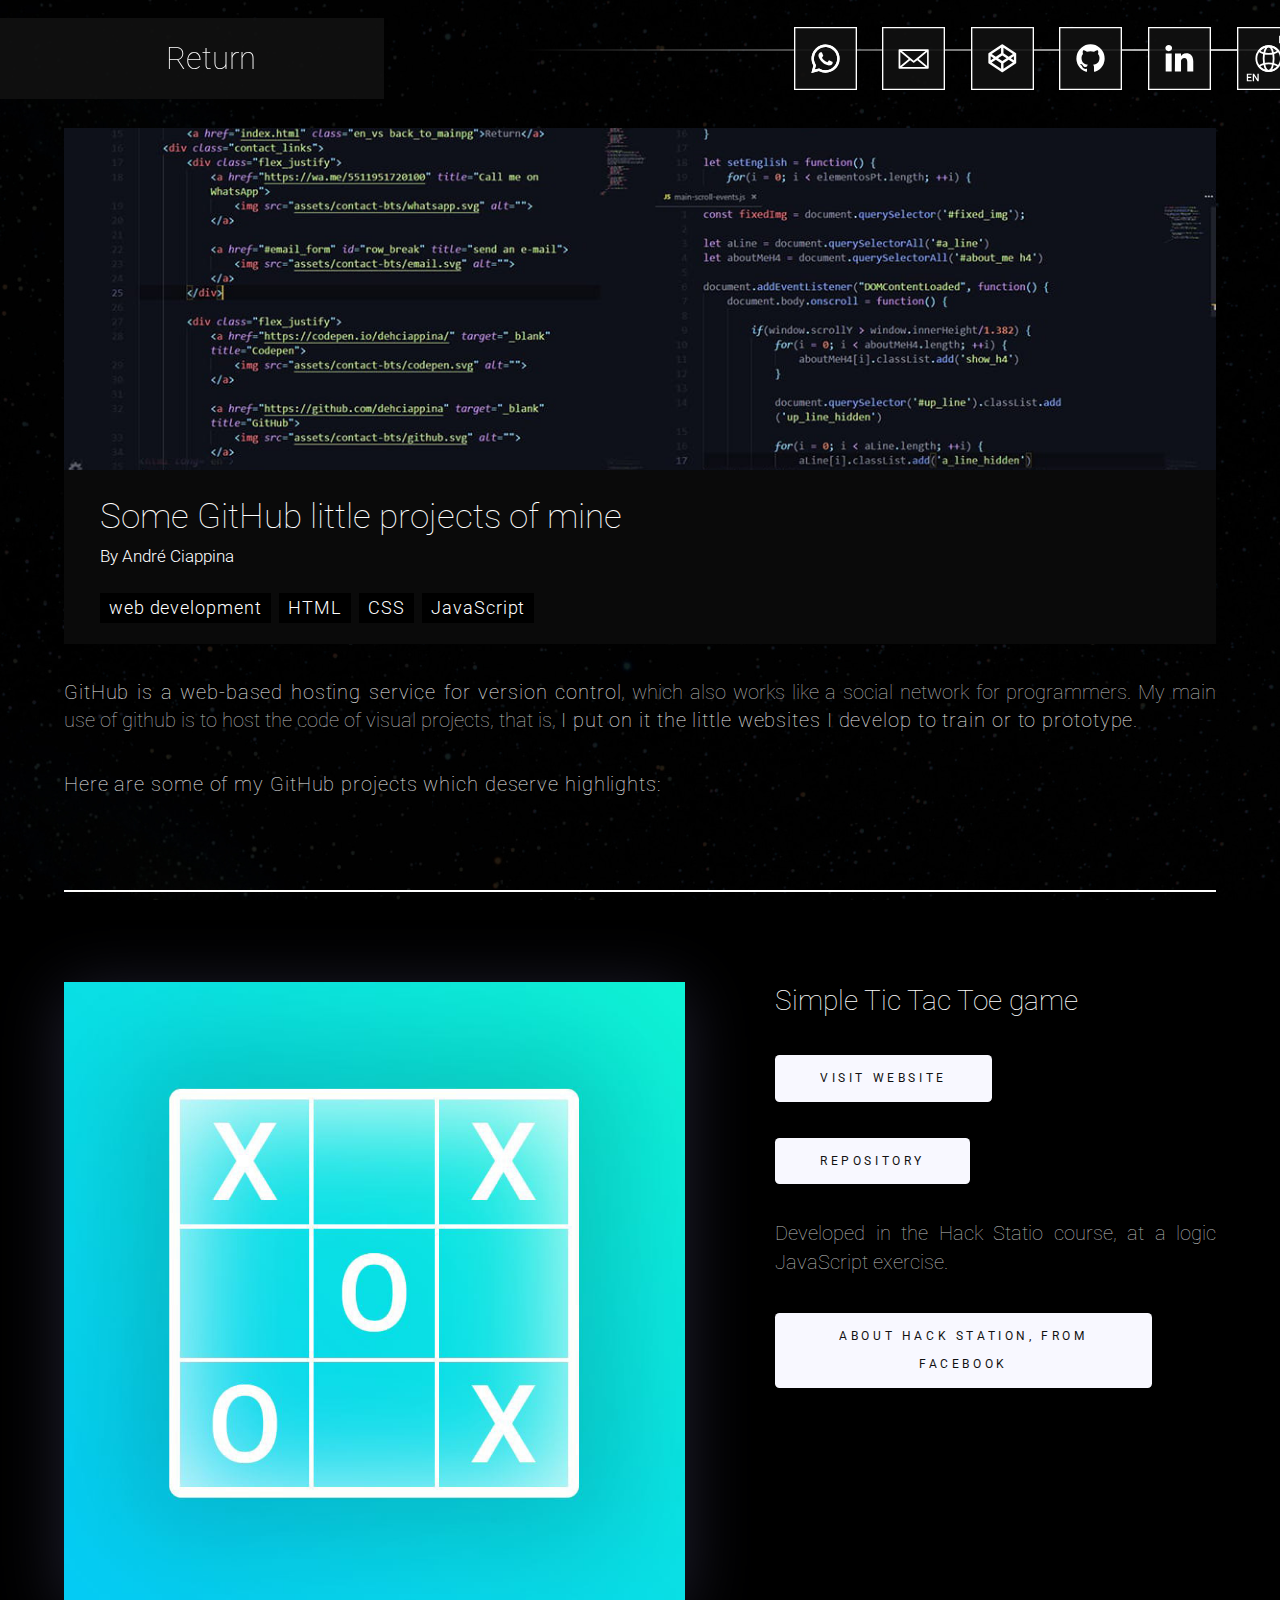
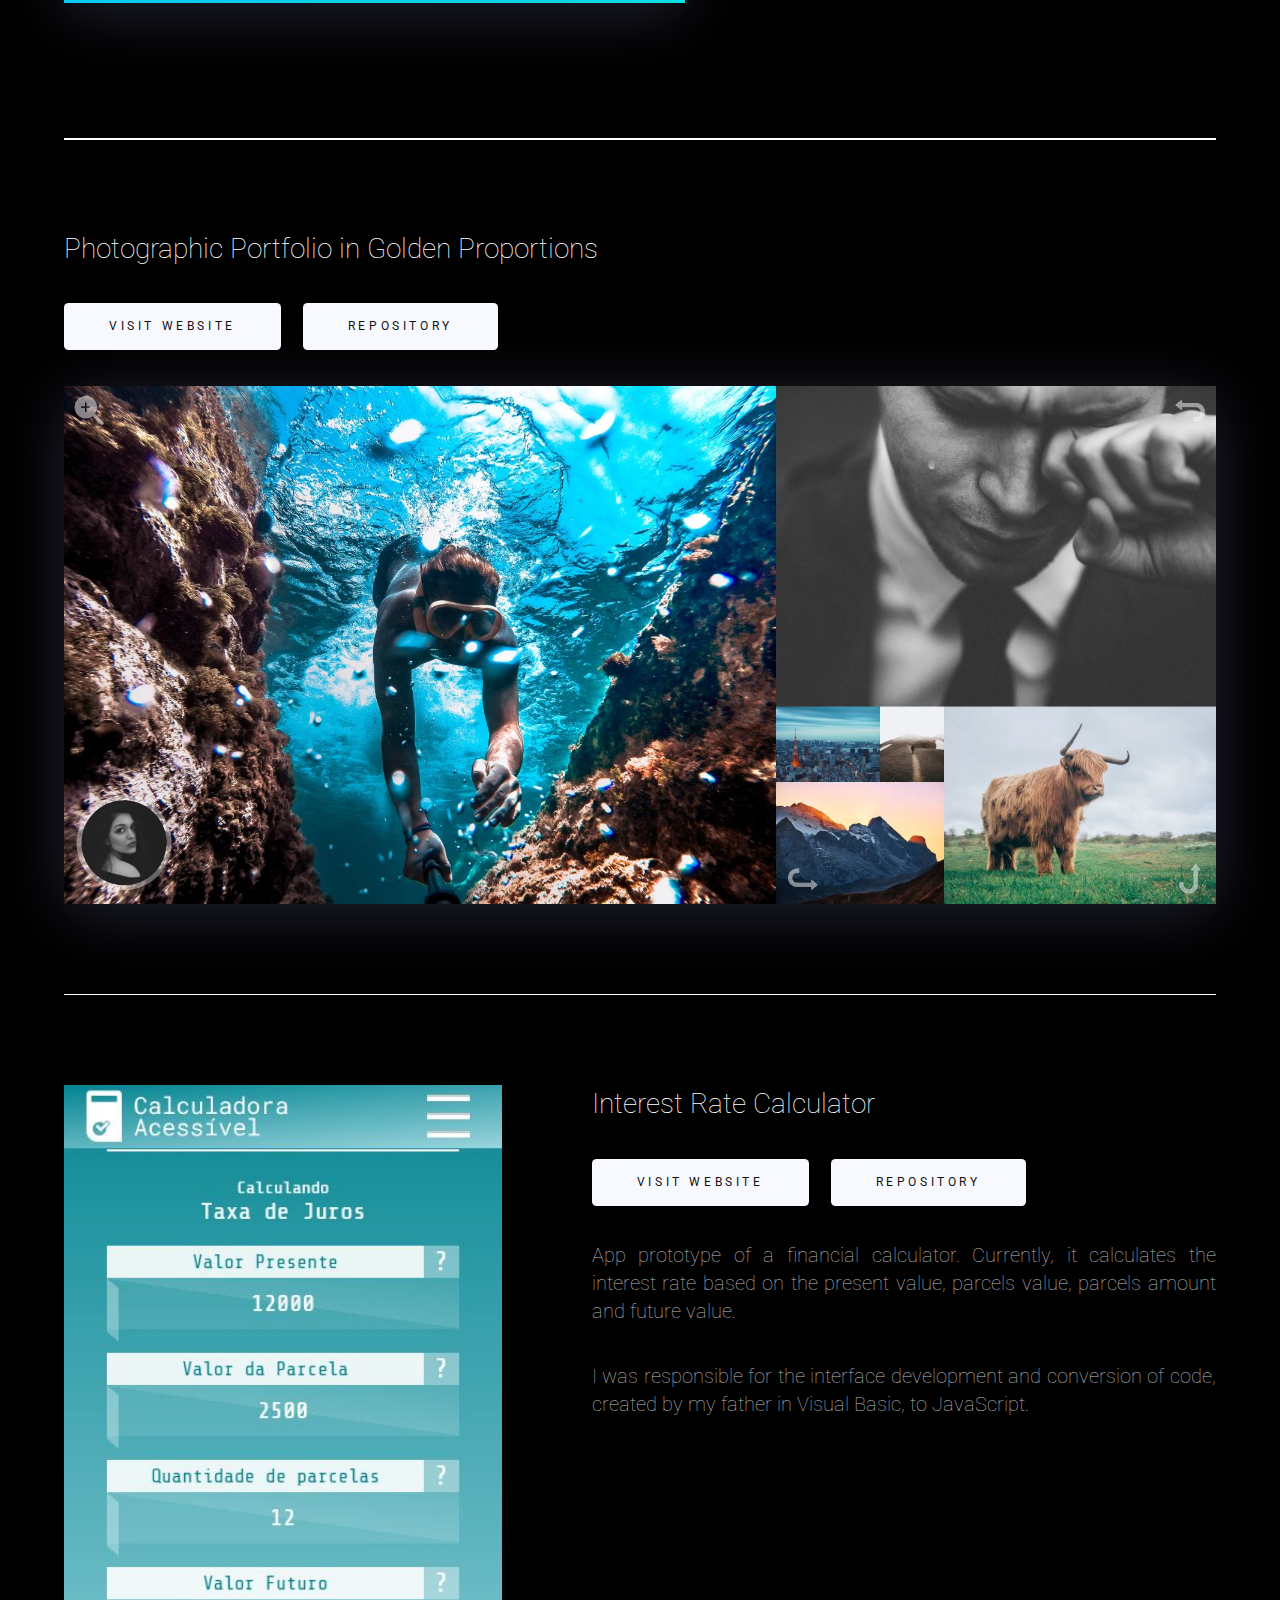
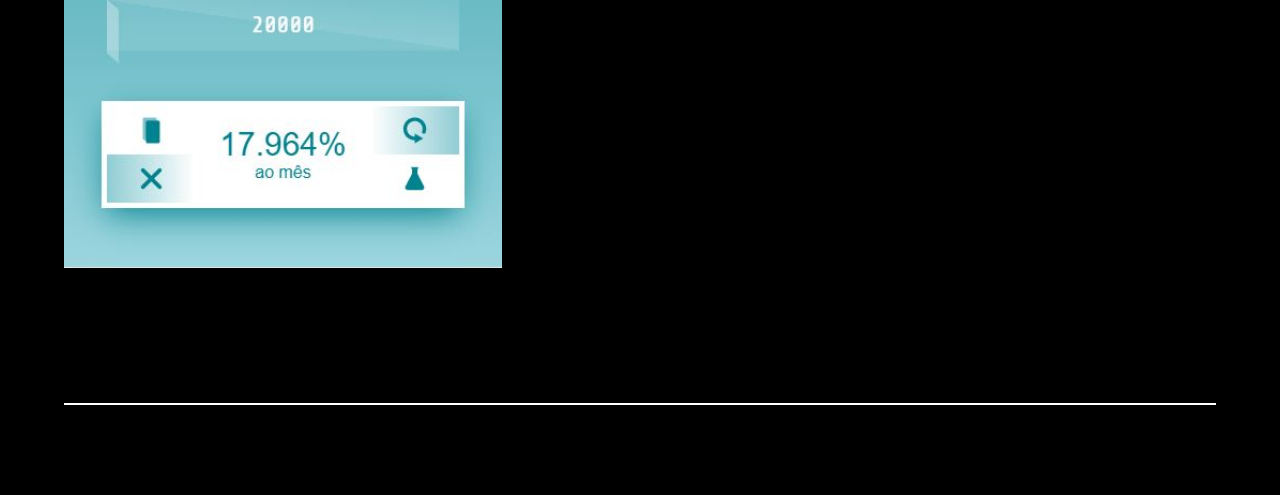
<file: posts/my-projects-on-github.html>
<!DOCTYPE html>
<html lang="en">
<head>
    <meta charset="UTF-8">
    <meta name="viewport" content="width=device-width, initial-scale=1.0">
    <meta http-equiv="X-UA-Compatible" content="ie=edge">
    <title>André Ciappina | Portfolio</title>
    <link href="https://fonts.googleapis.com/css?family=Roboto:100,300,500" rel="stylesheet">
    <script src="../scripts/change-lang/main-page.js" defer></script>
    <script src="../scripts/show_email.js" defer></script>
    <link rel="stylesheet" href="../main.css">
    <link rel="stylesheet" href="jobs.css">
</head>
<body>
    <a href="../jobs.html" class="back_to_mainpg">
        <span class="pt_vs">Voltar</span>
        <span class="en_vs">Return</span>
        <img src="../assets/mobile_return.svg" alt="">
    </a>

    <div class="contact_links">
        <div class="flex_justify">
            <a href="https://wa.me/5511951720100" title="Call me on WhatsApp">
                <img src="../assets/contact-bts/whatsapp.svg" alt="">
            </a>
            
            <a href="#email_form" id="row_break" class="email_bt" title="send an e-mail">
                <img src="../assets/contact-bts/email.svg" alt="">
            </a>
        </div>

        <div class="flex_justify">
            <a href="https://codepen.io/dehciappina/" target="_blank" title="Codepen">
                <img src="../assets/contact-bts/codepen.svg" alt="">
            </a>
            
            <a href="https://github.com/dehciappina" target="_blank" title="GitHub">
                <img src="../assets/contact-bts/github.svg" alt="">
            </a>
            
            <a href="https://www.linkedin.com/in/andreciappina/" target="_blank" title='LinkedIn'>
                <img src="../assets/contact-bts/linkedin.svg" alt="">
            </a>

            <a href="#" id="change_lang" title="mudar para português - Brasil">
                <img src="../assets/contact-bts/idioma.svg" target="_blank" title="mudar para português - Brasil" alt="">
            </a>
        </div>
    </div>


    <div class="job_flex_container job_cover">
        <article href="jobs/playmatch.html">
            <aside class="job_img" id="github_img"></aside>

            <h2 class="pt_vs">Alguns projetos meus do GitHub</h2>
            <h2 class="en_vs">Some GitHub little projects of mine</h2>

            <h3 class="pt_vs author">Por André Ciappina</h3>
            <h3 class="en_vs author">By André Ciappina</h3>

            <div class="pt_vs keywords">
                <span>desenvolvimento web</span>
                <span>HTML</span>
                <span>CSS</span>
                <span>JavaScript</span>
            </div>

            <div class="en_vs keywords">
                <span>web development</span>
                <span>HTML</span>
                <span>CSS</span>
                <span>JavaScript</span>
            </div>
            
            <div class="selected_line"></div>
        </article>
    </div>

    <div class="post_content pt_vs">
        <p><b>GitHub é uma plataforma de hospedagem de código-fonte com controle de versão</b>, que também funciona como uma rede social para programadores. Meu principal uso do GitHub é para a hospedagem do código de projetos visuais, ou seja, <b>eu coloco nele pequenos sites que desenvolvo para treinar ou prototipar</b>.</p>

        <p><b>Aqui estão alguns dos meus projetos do GitHub que merecem algum destaque:</b></p>
        
        <aside class="divisor"></aside>
        
        <div class="img_p_flex">

            <img class="post_img side_img" src="../assets/jobs/github/jogo-da-velha.JPG" alt="">

            <div>
                <h3>Simples Jogo da Velha</h3>
                
                <a href="https://dehciappina.github.io/jogo_da_velha_EH/" target="_blank">Visitar Site</a>
                
                <a href="https://github.com/dehciappina/jogo_da_velha_EH" target="_blank">Repositóro</a>

                <p>Desenvolvido no curso da Estação Hack, em um exercício de lógica com JavaScript.</p>
                
                <a href="estacao-hack.html">Sobre a Estação Hack, do Facebook</a>
            </div>
        </div>
        
        <aside class="divisor"></aside>
        
        <h3>Portifólio Fotográfico em Proporções de Ouro</h3>

        <a href="https://dehciappina.github.io/Aureal-Photographic-Portfolio/" target="_blank">Visitar Site</a>
        
        <a href="https://github.com/dehciappina/Aureal-Photographic-Portfolio" target="_blank">Repositório</a>
        
        <img class="post_img img_shadow" src="../assets/jobs/github/portfolio_fotografico.JPG" alt="">
        
        <aside class="divisor"></aside>
        
        <div class="img_p_flex">

            <img class="post_img side_img" src="../assets/jobs/github/calculadora.JPG" alt="">

            <div>
                <h3>Calculadora de Taxa de Juros</h3>

                <a href="https://dehciappina.github.io/jogo_da_velha_EH/" target="_blank">Visitar Site</a>
                
                <a href="https://github.com/dehciappina/jogo_da_velha_EH" target="_blank">Repositóro</a>

                <p>Protótipo de aplicativo de calculadora financeira. Atualmente, realiza o cálculo de juros com base no valor presente, das parcelas, quantidade de parcelas e valor futuro.</p>
                
                <p>Fui responsável pelo desenvolvimento da interface e conversão do código, criado por meu pai em Visual Basic, para JavaScript.</p>
                
            </div>
        </div>
    </div>

    <div class="post_content en_vs">
        <p><b>GitHub is a web-based hosting service for version control</b>, which also works like a social network for programmers. My main use of github is to host the code of visual projects, that is, <b>I put on it the little websites I develop to train or to prototype</b>.</p>
        
        <p><b>Here are some of my GitHub projects which deserve highlights:</b></p>
        
        <aside class="divisor"></aside>

        <div class="img_p_flex">

            <img class="post_img side_img img_shadow" src="../assets/jobs/github/jogo-da-velha.JPG" alt="">

            <div>
                <h3>Simple Tic Tac Toe game</h3>
                
                <a href="https://dehciappina.github.io/jogo_da_velha_EH/" target="_blank">Visit Website</a>
                
                <a href="https://github.com/dehciappina/jogo_da_velha_EH" target="_blank">Repository</a>

                <p>Developed in the Hack Statio course, at a logic JavaScript exercise.</p>
                
                <a href="estacao-hack.html">About Hack Station, from Facebook</a>
            </div>
        </div>
        
        <aside class="divisor"></aside>

        <h3>Photographic Portfolio in Golden Proportions</h3>

        <a href="https://dehciappina.github.io/Aureal-Photographic-Portfolio/" target="_blank">Visit Website</a>
        
        <a href="https://github.com/dehciappina/Aureal-Photographic-Portfolio" target="_blank">Repository</a>
        
        <img class="post_img img_shadow" src="../assets/jobs/github/portfolio_fotografico.JPG" alt="">

            <aside class="divisor"></aside>

        <div class="img_p_flex">

            <img class="post_img side_img" src="../assets/jobs/github/calculadora.JPG" alt="">

            <div>
                <h3>Interest Rate Calculator</h3>
                
                <a href="https://dehciappina.github.io/jogo_da_velha_EH/" target="_blank">Visit Website</a>
                
                <a href="https://github.com/dehciappina/jogo_da_velha_EH" target="_blank">Repository</a>

                <p>App prototype of a financial calculator. Currently, it calculates the interest rate based on the present value, parcels value, parcels amount and future value.</p>
                
                <p>I was responsible for the interface development and conversion of code, created by my father in Visual Basic, to JavaScript.</p>
            </div>
        </div>

        <aside class="divisor"></aside>
    </div>

    <aside id="out_area"></aside>

    <section id="form_container">

        <span class="pt_vs">Entre em contato</span>
        <span class="en_vs">Get in touch</span>

        <form action="https://formspree.io/ciappina_andre@hotmail.com" method="POST">
            <label class="pt_vs">Nome</label>
            <label class="en_vs">Name</label>
            <input type="text" name="name">

            <label>E-mail</label>
            <input type="email" name="_replyto">

            <label class="pt_vs">Mensagem</label>
            <label class="en_vs">Message</label>
            <textarea name="message"></textarea>
            
            <input class="pt_vs" id="enviar" type="enviar" value="Send">
            <input class="en_vs" id="enviar" type="submit" value="Send">
        </form>
    </section>
</body>
</html>
</file>
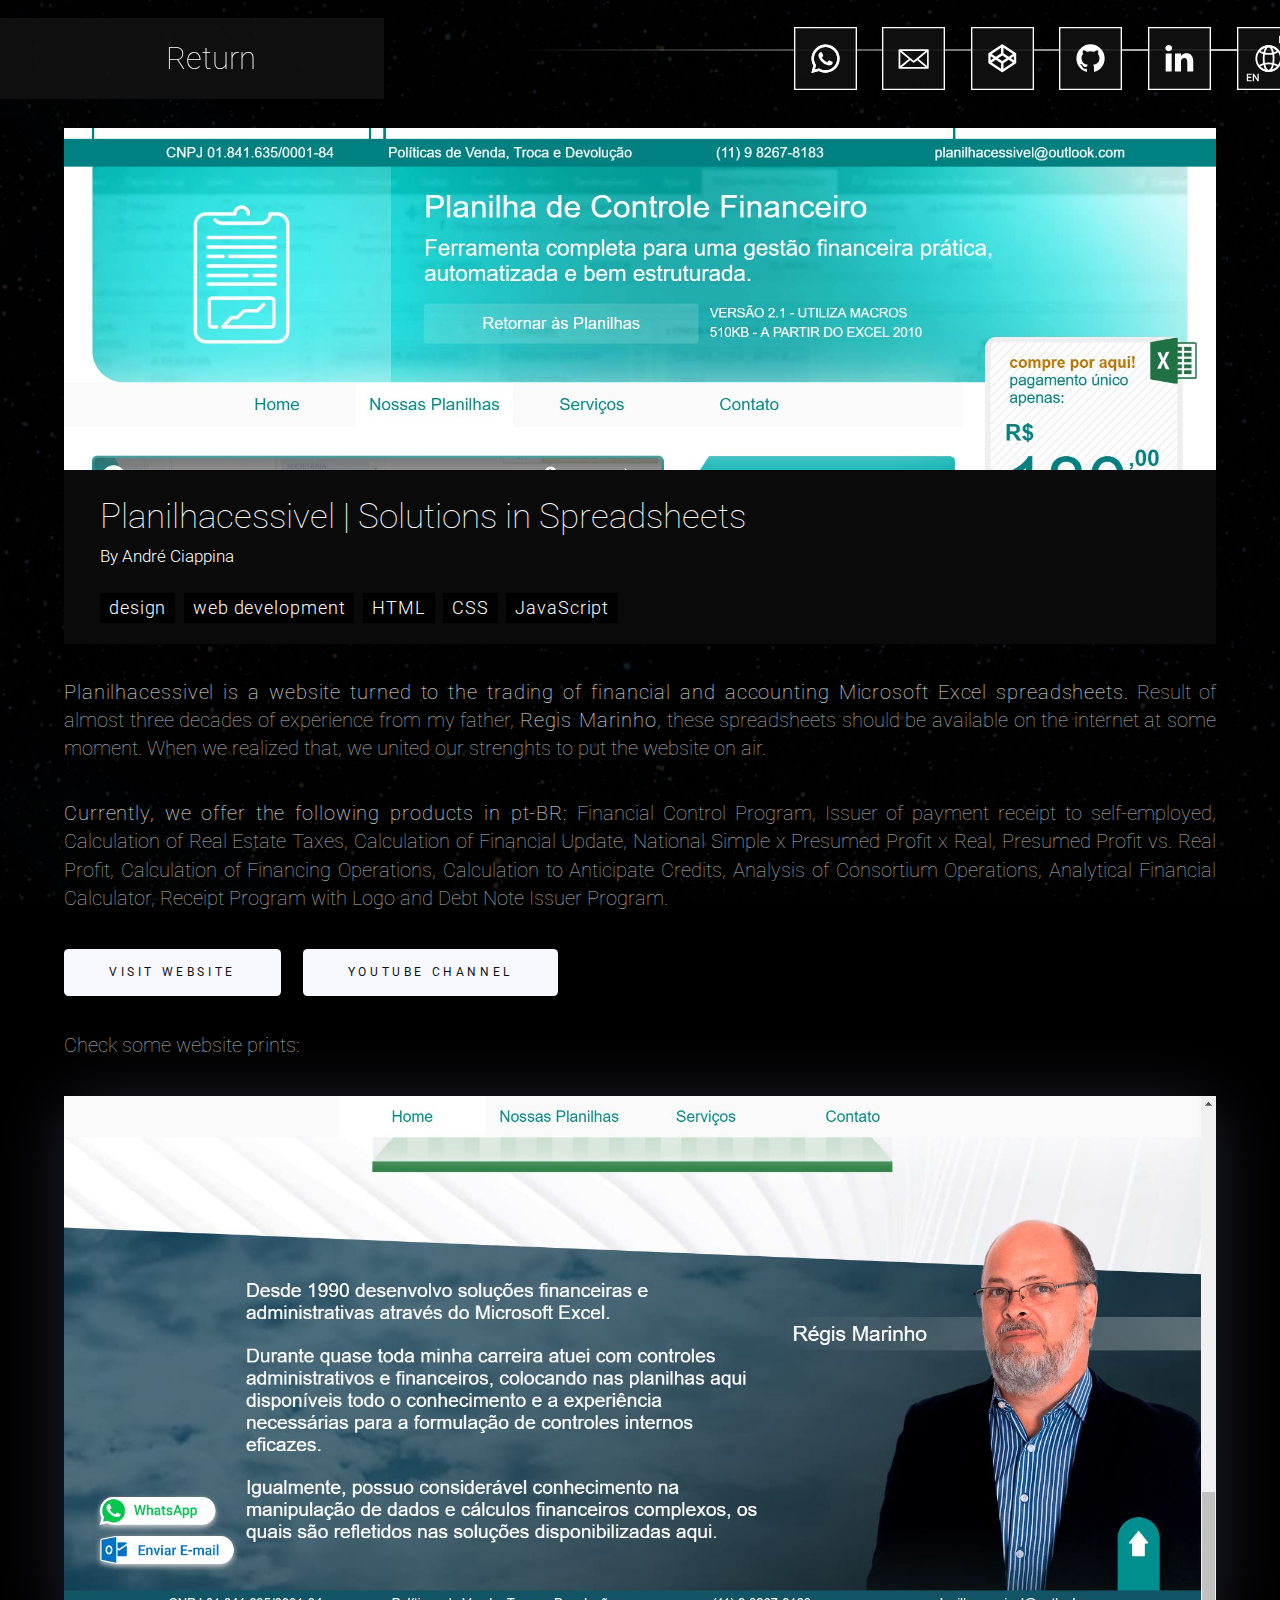
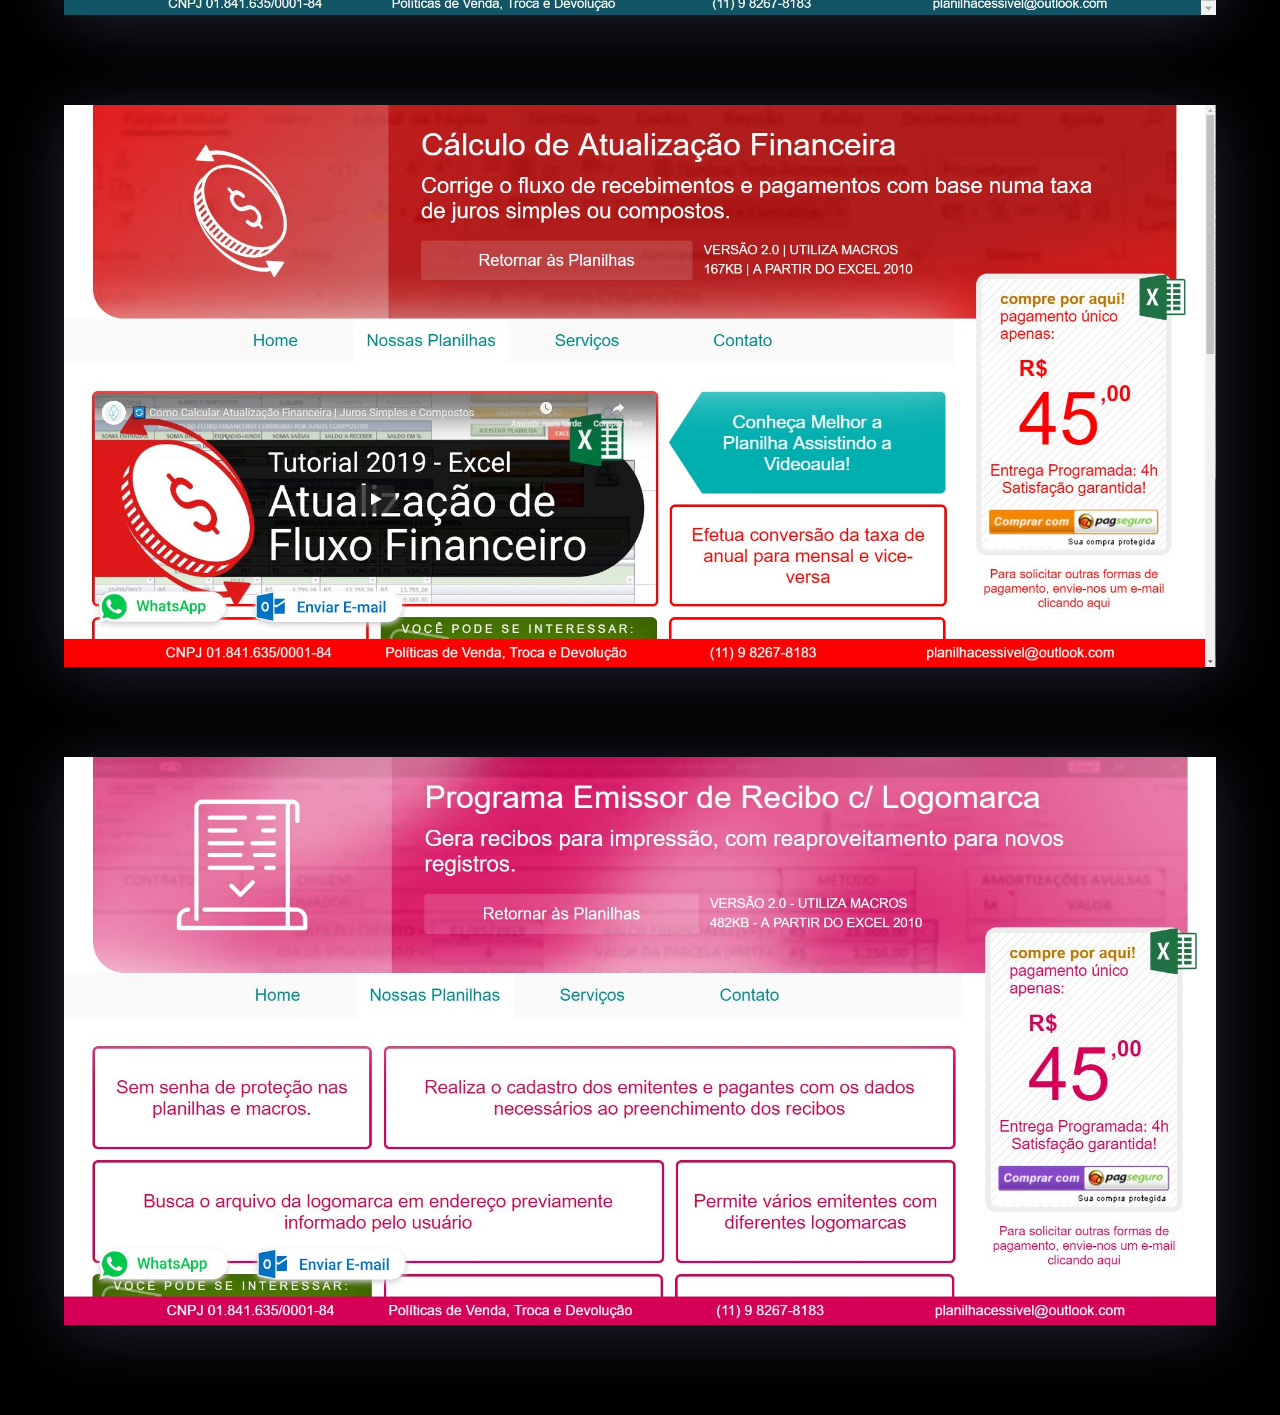
<file: posts/planilhacessivel.html>
<!DOCTYPE html>
<html lang="en">
<head>
    <meta charset="UTF-8">
    <meta name="viewport" content="width=device-width, initial-scale=1.0">
    <meta http-equiv="X-UA-Compatible" content="ie=edge">
    <title>André Ciappina | Portfolio</title>
    <link href="https://fonts.googleapis.com/css?family=Roboto:100,300,500" rel="stylesheet">
    <script src="../scripts/change-lang/main-page.js" defer></script>
    <script src="../scripts/show_email.js" defer></script>
    <link rel="stylesheet" href="../main.css">
    <link rel="stylesheet" href="jobs.css">
</head>
<body>
    <a href="../jobs.html" class="back_to_mainpg">
        <span class="pt_vs">Voltar</span>
        <span class="en_vs">Return</span>
        <img src="../assets/mobile_return.svg" alt="">
    </a>

    <div class="contact_links">
        <div class="flex_justify">
            <a href="https://wa.me/5511951720100" title="Call me on WhatsApp">
                <img src="../assets/contact-bts/whatsapp.svg" alt="">
            </a>
            
            <a href="#email_form" id="row_break" class="email_bt" title="send an e-mail">
                <img src="../assets/contact-bts/email.svg" alt="">
            </a>
        </div>

        <div class="flex_justify">
            <a href="https://codepen.io/dehciappina/" target="_blank" title="Codepen">
                <img src="../assets/contact-bts/codepen.svg" alt="">
            </a>
            
            <a href="https://github.com/dehciappina" target="_blank" title="GitHub">
                <img src="../assets/contact-bts/github.svg" alt="">
            </a>
            
            <a href="https://www.linkedin.com/in/andreciappina/" target="_blank" title='LinkedIn'>
                <img src="../assets/contact-bts/linkedin.svg" alt="">
            </a>

            <a href="#" id="change_lang" title="mudar para português - Brasil">
                <img src="../assets/contact-bts/idioma.svg" target="_blank" title="mudar para português - Brasil" alt="">
            </a>
        </div>
    </div>


    <div class="job_flex_container job_cover">
        <article href="jobs/playmatch.html">
            <aside class="job_img" id="planilhacessivel_img"></aside>

            <h2 class="pt_vs">Planilhacessível | Soluções em Planilhas</h2>
            <h2 class="en_vs">Planilhacessivel | Solutions in Spreadsheets</h2>

            <h3 class="pt_vs author">Por André Ciappina</h3>
            <h3 class="en_vs author">By André Ciappina</h3>

            <div class="pt_vs keywords">
                <span>design</span>
                <span>desenvolvimento web</span>
                <span>HTML</span>
                <span>CSS</span>
                <span>JavaScript</span>
            </div>

            <div class="en_vs keywords">
                <span>design</span>
                <span>web development</span>
                <span>HTML</span>
                <span>CSS</span>
                <span>JavaScript</span>
            </div>
            
            <div class="selected_line"></div>
        </article>
    </div>

    <div class="post_content pt_vs">
        <p><b>Planilhacessível é um site voltado para o comércio de planilhas contábeis e financeiras do Microsoft Excel.</b> Resultado de mais de duas décadas de experiência do meu pai, <b>Régis Marinho</b>, estas planilhas em algum momento deveriam estar disponíveis na internet. Foi aí que trabalhamos em dupla e colocamos o site no ar.</p>

        <p><b>Atualmente, oferecemos os seguintes produtos:</b> Programa de Controle Financeiro, Emissor de RPA e TAC, Cálculo de Impostos da Atividade Imobiliária, Cálculo de Atualização Financeira, Simples Nacional x Lucro Presumido x Real, Lucro Presumido x Lucro Real, Cálculo de Operações de Financiamento, Cálculo com Índices Econômicos, Cálculo para Antecipar Créditos, Análise de Operações de Consórcio, Calculadora Financeira Analítica, Programa Emissor de Recibo com Logomarca e Programa Emissor de Nota de Débito.</p>

        <a href="https://planilhacessivel.com.br" target="_blank">Visitar Site</a>

        <a href="https://www.youtube.com/channel/UCiSDzhcjZe-1jUDRYoHq8Ug/featured" target="_blank">Canal do Youtube</a>

        <p>Confira algumas capturas do site:</p>
        
        <img class="post_img great_img img_shadow" src="../assets/jobs/planilhacessivel/print1.JPG" alt="">
        
        <img class="post_img great_img img_shadow" src="../assets/jobs/planilhacessivel/print2.JPG" alt="">
        
        <img class="post_img great_img img_shadow" src="../assets/jobs/planilhacessivel/print3.JPG" alt="">
    </div>

    <div class="post_content en_vs">

        <p><b>Planilhacessivel is a website turned to the trading of financial and accounting Microsoft Excel spreadsheets.</b> Result of almost three decades of experience from my father, <b>Regis Marinho</b>, these spreadsheets should be available on the internet at some moment. When we realized that, we united our strenghts to put the website on air.</p>

        <p><b>Currently, we offer the following products in pt-BR:</b> Financial Control Program, Issuer of payment receipt to self-employed, Calculation of Real Estate Taxes, Calculation of Financial Update, National Simple x Presumed Profit x Real, Presumed Profit vs. Real Profit, Calculation of Financing Operations, Calculation to Anticipate Credits, Analysis of Consortium Operations, Analytical Financial Calculator, Receipt Program with Logo and Debt Note Issuer Program.</p>

        <a href="https://planilhacessivel.com.br" target="_blank">Visit Website</a>

        <a href="https://www.youtube.com/channel/UCiSDzhcjZe-1jUDRYoHq8Ug/featured" target="_blank">Youtube Channel</a>

        <p>Check some website prints:</p>
        
        <img class="post_img great_img img_shadow" src="../assets/jobs/planilhacessivel/print1.JPG" alt="">
        
        <img class="post_img great_img img_shadow" src="../assets/jobs/planilhacessivel/print2.JPG" alt="">
        
        <img class="post_img great_img img_shadow" src="../assets/jobs/planilhacessivel/print3.JPG" alt="">
    </div>

    <aside id="out_area"></aside>

    <section id="form_container">

        <span class="pt_vs">Entre em contato</span>
        <span class="en_vs">Get in touch</span>

        <form action="https://formspree.io/ciappina_andre@hotmail.com" method="POST">
            <label class="pt_vs">Nome</label>
            <label class="en_vs">Name</label>
            <input type="text" name="name">

            <label>E-mail</label>
            <input type="email" name="_replyto">

            <label class="pt_vs">Mensagem</label>
            <label class="en_vs">Message</label>
            <textarea name="message"></textarea>
            
            <input class="pt_vs" id="enviar" type="enviar" value="Send">
            <input class="en_vs" id="enviar" type="submit" value="Send">
        </form>
    </section>
</body>
</html>
</file>
<file: main.css>
html {
    scroll-behavior: smooth;
}

body {
    background:black;
    overflow-x: hidden;
    font-family: 'Roboto', sans-serif;
}

body, p, h1, h2, h3, h4, h5, h6 {
    margin:0;
    color:white;
    font-weight: 100;
}

b {
    font-weight: 100;
    color: #EEE;
    letter-spacing: 0.1vh;
}

strong {
    font-weight: 400;
}

a {
    text-decoration: none;
    color:inherit;
}

.container {
    width: 100%;
}

.container > div {
    position: relative;
    top: 50%;
    transform: translateY(-50%);
    padding: 0 0 0 9vw;
}

.contact_links a {
    width: calc(6vh + 3vw);
    height: calc(6vh + 3vw);
    display: inline-block;
    margin: 0 1vh 2vh 1vh;
    transition: background 3s cubic-bezier(0.18, 0.89, 0.32, 1.28);
}

.contact_links a:hover {
    background:#fff;
    transition: background 0.2s cubic-bezier(0, 0, 0.2, 1);
}

.container h1 {
    font-size: calc(7vh + 1vw);
    width: 0;
}

.container h2 {
    font-size: calc(2vh + 3.5vw);
    line-height: calc(5vh + 2vw);
}

.container h3 {
    font-size: calc(3vh + 0.3vw);
    margin: 1vh 0 5vh 0;
}

#up_ctnr {
    height:56vh;
}

#mid_ctnr {
    height: 9vh;
}

#last_jobs {
    text-align: right;
    display: block;
    font-size: calc(24.7px + 1.8vw);
    padding-right: 10vw;
}

#last_jobs span {
    display: inline-block;
    line-height: 7vh;
    font-size: calc(2.5vh + 2vw);
}

#btn_ctnr {
    height:26vh;
}

#up_line {
    position: absolute;
    height: 11vh;
    width: 0.2vh;
    background: white;
    top: 0;
    right: 38vw;
    transform:scaleY(0);
    transition:transform 2s cubic-bezier(0.4, 0, 0.2, 1);
    transform-origin: top;
}

.up_line_hidden {
    transition: none !important;
    transform:scaleY(0) !important;
}

#a_line {
    height: 0.2vh;
    width: 100%;
    background: white;
    transform: translateX(0) scaleX(0);
    transition:transform, 2s cubic-bezier(0.4, 0, 0.2, 1);
    transform-origin: right;
}

.a_line_hidden {
    transition: none !important;
    transform: translateX(0) scaleX(0) !important;
}

#row_break {
    margin-right: 30vw;
}

#start_anim {
    position:fixed;
    top:0;
    right:0;
    bottom:0;
    left:0;
    background:white;
    transition:opacity 1.2s ease, visibility 1.2s ease;
    transition-delay: 1.2s;
    z-index: 2;
}

#a_svg {
    transition:opacity 0.5s ease, visibility 0.5s ease;
    transition-delay: 0.45s;
}

.hidden {
    visibility: hidden;
    opacity: 0;
}

#start_anim svg {
    width: 38%;
    max-width: 23.6vh;
    margin: 41vh auto;
    display: block;
    animation: swallow 1s cubic-bezier(0.38, 0, 0.24, 1);
    animation-delay: 0.6s;
    animation-fill-mode: forwards;
}

@keyframes swallow {
    0% {
        transform:scale(1);
    }

    100% {
        transform:scale(20);
    }
}


#about_me {
    height:100vh;
    width:100%;
    background:white;
    position: relative;
    overflow: hidden;
    padding: 7vw;
    box-sizing: border-box;
    box-shadow: 0 -3vw 15vw #555;
    background-image: url('assets/profile_photo.jpg');
    background-repeat: no-repeat;
    background-attachment: fixed;
    background-size: auto 80%;
    background-position-y: bottom;
    background-position-x: 60%;

}

#about_me h4 {
    color: #000;
    font-size: calc(2.5vh + 2vw);
    position: relative;
    font-weight: 300;
    text-align: right;
    line-height: calc(2.5vh + 4vw);
    transform: translateX(9%);
    opacity:0;
    transition:transform 1.3s cubic-bezier(0.4, 0, 0.2, 1), opacity 1.5s 0.2s cubic-bezier(0.4, 0, 0.2, 1);
}

.show_h4 {
    transform:translateX(0) !important;
    opacity:1 !important;
}

#about_me h4 span {
    margin: 3vh 0 0 0;
    display: block;
}

#about_me h4 b {
    background:#000;
    color:white;
    padding: 0 1vw;
    border-radius: 0.5vh;
}

.display_none {
    display: none !important;
}

::-webkit-scrollbar {
    width: 0.5vh;
}

::-webkit-scrollbar-track {
    background: #000; 
}

::-webkit-scrollbar-thumb {
    background: #fff; 
}

#out_area {
    position: fixed;
    top:0;
    right:0;
    bottom:0;
    left:0;

    display: none;
}

#form_container {
    position: fixed;
    top: 5%;
    background: ghostwhite;
    left: 9vw;
    right: 9vw;
    margin: 0 auto;

    transform:translateY(-5vh);
    opacity: 0;
    visibility: hidden;
}   

.hide_form {
    transform:translateY(0) !important;
    opacity: 1 !important;
    visibility: visible !important;
}

form {
    width: 80%;
    margin: 0 auto;
}   

form input {

}   

form input, form textarea {
    display: block;
    margin: 1vh auto 2vh auto;
    min-height: 35px;
    border: none;
    width: 100%;
    background: #DDE;
    color: #111;
    box-sizing: border-box;
    padding: 1vh;
}

form input:focus, form textarea:focus {
    outline:none;
}

form textarea {
    height: 20vh;
    width: 99%;
}   

form label, #form_container span {
    color:#333;
}   #form_container span {
    text-align: center;
    display: block;
    font-size: calc(3vh + 2vw);
    margin: 7vh 0 3vh 0;
    font-weight: 300;
} 

form label {
    font-weight: 400;
    font-size: 2.5vh;
} 

#enviar {
    font-size: calc(2vh + 2vw);
    line-height: calc(2vh + 2vw);
    background: no-repeat;
    color: #000;
    text-align: left;
    border-bottom: 0.4vh solid black;
    cursor: pointer;
    margin-top: 10vh;
    margin-bottom: 3.8vh;
}















































@media (min-width:123vh) {

    body {
        background-image: url(assets/main_bg.jpg);
        background-size: 100%;
        background-attachment: fixed;
    }

    .desktop_flex {
        display: flex;
        flex-flow: row nowrap;
    }
    
    .container h2 {
        font-size: calc(1.5vh + 2vw);
        line-height: calc(4vh + 2vw);
    }

    .container h1 {
        font-size: calc(8vh + 1vw);
        line-height: calc(8vh + 1vw);
    }

    #up_ctnr {
        height: 100vh;
        width: 50%;
        margin-left: 15vh;
        display: inline-block;
    }

    #mid_ctnr {
        height: 38vh;
    }

    #btn_ctnr {
        position: absolute;
        bottom: 0;
        right: 0;
        width: 50%;
        height: 62vh;
    }

    .container h3 {
        margin: 2vh 0 18vh 0;
        font-size: calc(2vh + 0.5vw);
        letter-spacing: 0.2vh;
    }

    #last_jobs {
        box-shadow: inset 0 0vh 15vh #111;
        transition:box-shadow 0.5s ease;
        height: 38vh;
        width: 50vw;
        padding-right: 0;
    }

    #last_jobs:hover {
        box-shadow: inset 0 0vh 15vh #333;
    }

    .container > div {
        padding: 0;
        margin: 0 auto;
    }

    #up_line {
        right: 50vw;
        height: 38vh;
    }

    #row_break {
        margin-right: 3vh;
    }
    
    .flex_justify {
        display:flex;
        justify-content: center;
    }

    .contact_links a {
        width: 9vh;
        height: 9vh;
        background:rgba(17, 17, 17, 0.9);
        margin: 4vh 2vh 0 2vh;
    }
    
    .contact_links a:hover {
        background: #AAA;
    }

    #last_jobs span {
        font-size: 4vh;
        position: absolute;
        bottom: 0;
        right: 0;
        display: block;
        padding-right: 30%;
    }

    #a_line {
        width: 90%;
        background: white;
        position: absolute;
        right: 0;
    }

    #about_me h4 {
        font-size: calc(1.5vh + 1.5vw);
        line-height: calc(5vh + 1vw);
        padding-left: 40%;
        box-sizing: border-box;
    }

    #about_me h4 b {
        padding: 0 1vh;    
    }

    #about_me {
        padding: 8vh 15vh;
        box-shadow: 0 -1vh 14vh #555;
        background-size: auto 100%;
        background-position-x: -10%;
    }

    form {
        width: 62vh;
    }

    #form_container {
        left: unset;
        right: 9%;
        padding: 0 5vh;
    }

    #enviar {
        font-size: calc(1vh + 1vw);
        line-height: calc(1vh + 2vw);
        background: no-repeat;
        color: #000;
        text-align: left;
        border-bottom: 0.4vh solid black;
        cursor: pointer;
    }

    #enviar:hover {
        background: #EEF;
    }

    #out_area {
        transition: background 0.4s ease;
    }

    #out_area:hover {
        background:rgba(0,0,0,0.7)
    }
}
</file>
<file: posts/jobs.css>
.contact_links {
    display:flex;
    justify-content: center;
    position: fixed;
    top: 0;
    right: 0;
    left: 0;
    background: black;
    margin: 0 0 8vh 0;
    padding: 2vh 0;
    box-shadow: 0 2vh 3vh #333;
}


.flex_justify {
    display:flex;
    justify-content: center;
}

#row_break {
    margin-right: 2vw;
}

.contact_links a {
    margin: 0 2vw 0 0;
    width: calc(100vw / 7);
    height: calc(100vw / 7);
    max-width: 7vh;
    max-height: 7vh;
}

.contact_links a:last-child {
    margin-right: 0;
}

.back_to_mainpg {
    position: fixed;
    top: 11vh;
    left: 0;
    text-align: center;
    display: block;
    font-size: calc(2vh + 3vw);
    background: white;
    color: black;
    width: 15vw;
    height: 15vw;
    z-index: 1;
}

.back_to_mainpg img {
    position: relative;
    height: 100%;
    width: 50%;
}

.back_to_mainpg span {
    display: none;
}

.job_flex_container {
    display: flex;
    flex-flow: column nowrap;
    margin-top: 14.2vh;
}

.job_flex_container > a, .job_flex_container > article {
    width: 90%;
    margin:0 auto 10vw auto;
    background: #111;
}

.job_flex_container article aside {
    background-position: left center;
    height:38vh;
}

.job_flex_container a aside {
    background-position: left top;
    height:27.4vh;
}

.job_flex_container a aside, .job_flex_container article aside {
    width:100%;
    background-size: 100%;
    background-color: #fff;
}

#playmatch_img {
    background-image: url('../assets/jobs/playmatch.jpg');
} #planilhacessivel_img {
    background-image: url('../assets/jobs/planilhacessivel.jpg');
} #benorale_img {
    background-image: url('../assets/jobs/benorale.JPG');
} #estacao_hack_img {
    background-image: url('../assets/jobs/estacao_hack.jpg');
} #github_img {
    background-image: url('../assets/jobs/github.jpg');
} #fibonacci_img {
    background-image: url('../assets/jobs/fibonacci.jpg');
}

#estacao_hack_cover_img {
    background-image: url('../assets/jobs/estacao-hack/eh2.jpg');
}

.job_flex_container h2, .job_flex_container h3, .keywords {
    margin-left: 4vw;
    padding-right: 7vw;
}

.job_flex_container h2 {
    font-size: calc(3vh + 2vw);
    margin-top: 5vw;
    margin-bottom: 3vw;
    line-height: calc(3.5vh + 2vw);
}

.job_flex_container h3 {
    font-size: calc(1.5vh + 2vw);
    margin-bottom: 3vw;
    font-weight: 300;
}

.keywords {
    margin-bottom: 3vw;
}

.keywords span {
    background: #000;
    padding: 0.5vw 3vw;
    font-size: calc(1.2vh + 1vw);
    margin-right: 1vw;
    margin-bottom: 1vw;
    display: inline-block;
    font-weight: 300;
    letter-spacing: 0.3vw;
}

.post_content {
    width: 90%;
    margin: 0 auto 10vw auto;
}

.post_content p, .post_content a {
    font-size: calc(1vh + 3.5vw);
    margin-bottom: 5vw;
}

.post_content p, .post_content ul li {
    text-align: justify;
    color: #BBB;
}

.post_img {
    width: 90%;
    margin: 0 auto;
    display: block;
    margin-bottom: 5vw;
    object-fit: contain;
    max-width: 100%;
}

.post_content a {
    background: ghostwhite;
    padding: 1.5vw 0;
    display: block;
    max-width: 65%;
    margin: 0 auto 5vw auto;
    border-radius: 0.5vh;
    text-align: center;
    color:#111;
    font-weight: 400;
}

.post_content h3, .post_content h4 {
    margin-bottom: 4vh;
}

.post_content h3 {
    line-height: calc(4vh + 3.5vw);
    font-size: calc(2vh + 3.5vw);
    text-align: center;
}

.post_content h4 {
    font-size: calc(1vh + 3.5vw);
    background: rgba(255,255,255,0.1);
    padding: 2vw 4vw;
    box-sizing: unset;
}

.post_content ul li {
    font-size: calc(1vh + 3.5vw);
    line-height: calc(2vh + 3.5vw);
    margin-bottom: 2vh;
}

.iframe_ctnr {
    width: 90%;
    margin: 0 auto 5vw auto;
}

iframe {
    width: 100%;
    height: 62vw;
}


.divisor {
    width: 100%;
    height: 0.2vh;
    background: white;
    margin: 10vh 0;
}













































@media (min-width:123vh) {

    .back_to_mainpg {
        font-size: calc(2vh + 1vw);
        line-height: 9vh;
        text-align: left;
        width: auto;
        padding: 0 10% 0 13%;
        background: rgba(17, 17, 17, 0.9);
        transition: background 0.3s ease-out;
        height: unset;
        color: unset;
        z-index: unset;
        top: 2vh;
    }
    .back_to_mainpg:hover {
        background:#222;
    }

    .back_to_mainpg img {
        display: none;
    }
    .job_flex_container {
        flex-flow: row wrap;
        margin-top: 14.2vh;
        align-items: start;
        padding: 0 5vw;
        justify-content: space-between;
    }
    .job_flex_container > a {
        width: 47.5%;
        position: relative;
    }
    .job_flex_container > a::after {
        content: '';
        position: absolute;
        bottom: 0vh;
        width: 100%;
        height: 0.5vh;
        z-index: -1;
        box-shadow: 0 1vh 7vh 2vh #444;
        border-radius: 100%;
        background: #444;
    }
    .job_flex_container > article {
        width: 100%;
    }
    .job_flex_container a aside {
        background-size: 50%;
    }
    .job_flex_container article aside {
        background-size: 90%;
        background-position: center;
    }
    .job_flex_container > a, .job_flex_container > article {
        transition:background 0.3s ease-out;
        margin: 0 0 10.5vh 0;
        box-shadow: none;
        background:#0A0A0A;
    }
    .job_flex_container a aside, .job_flex_container article aside {
        background-attachment: fixed;
    }
    .job_flex_container h2, .job_flex_container h3, .keywords {
        margin-left: 4vh;
        padding-right: 4vh;
    }
    .job_flex_container h2 {
        font-size: calc(2.5vh + 1vw);
        margin-top: 3vh;
        margin-bottom: 1vh;
        line-height: calc(3vh + 1vw);
    }
    .job_flex_container h3 {
        font-size: calc(0.5vh + 1vw);
        margin-bottom: 3vh;
        font-weight: 300;
    }

    .author {
        margin-left: 7vh;
    }
    
    .job_flex_container > a:hover {
        background:#1A1A1A;
    }

    .contact_links {
        display: inline-flex;
        margin: 3vh 5vh 0 62vw;
        padding: unset;
        box-shadow: unset;
        justify-content: inherit;
        background: none;
    }

    .contact_links::after {
        content: '';
        position: absolute;
        bottom: 62%;
        right: -20vh;
        width: 70vw;
        height: 0.2vh;
        background: linear-gradient(-90deg,white, transparent);
        z-index: -1;
    }

    .selected_line {
        width:62%;
        height:0.38vh;
        background:white;
        transform:scaleX(0);
        transition:0.6s cubic-bezier(0.4, 0, 0.2, 1);
        transform-origin: left;
    }

    .job_flex_container > a:hover .selected_line {
        transform:scaleX(1);
        transition-delay: 0.4s;
    }

    .keywords {
        margin-bottom: 1vh;
    }

    .keywords span {
        font-size: 2vh;
        padding: 0.5vh 1vh;
        letter-spacing: 0.1vh;
        margin-right: 0.5vh;
        margin-bottom: 1vh;
        transition: background 0.3s ease;
    }

    .keywords span:hover {
        background: #111;
    }
    .post_content {
        margin: 0 auto 5vh auto;
    }
    .post_content p, .post_content a {
        margin-bottom: 4vh;
        line-height: calc(22px + 0.5vw);
    } .post_content p {
        font-size: calc(12px + 0.6vw);
        cursor: default;
    }
    .great_img {
        max-width: 100%;
    } .big_img {
        max-width: 100%;
    } .med_img {
        max-width: 62%;
    } .side_img {
        max-height: 90vh;
    }
    .post_img {
        margin-bottom: 10vh;
        width: unset;
    }

    .img_shadow {
        box-shadow: 0 1vh 7vh #223;
    }

    .side_img {
        margin: 0 10vh 5vh 0;
        min-width: 38%;
    }

    .img_p_flex {
        display: flex;
        flex-direction: row;
        /* justify-content: space-between; */
    }

    .post_content a {
        margin: 0 2vh 4vh 0;
        padding: 1vh 5vh;
        display: inline-block;
        transition: background 0.3s ease;
        text-transform: uppercase;
        font-size: calc(4px + 0.6vw);
        letter-spacing: 0.4vh;
    }

    .post_content a:hover {
        background: #aaa;
    }

    .post_content h3 {
        font-size: calc(20px + 0.6vw);
        line-height: calc(30px + 0.6vw);
    }

    .post_content h4 {
        font-size: calc(10px + 0.6vw);
        line-height: calc(20px + 0.6vw);
        padding: 1vh 4vh;
    }

    .post_content ul li {
        font-size: calc(10px + 0.6vw);
        line-height: calc(20px + 0.6vw);
    }
    
    .iframe_ctnr {
        width: 100%;
        background: #111;
        margin: 0 auto 5vh auto;
    }

    iframe {
        width: 50%;
        height: 62vh;
        margin: 0 auto;
        display: block;
    }

    .job_cover > article {
        margin-bottom: calc(1vh + 2vw);
    }

    
    .post_content h3 {
        padding-right: 5vh;
        text-align: left;
    }

    
    .back_to_mainpg span {
        display: block;
    }

}
</file>
